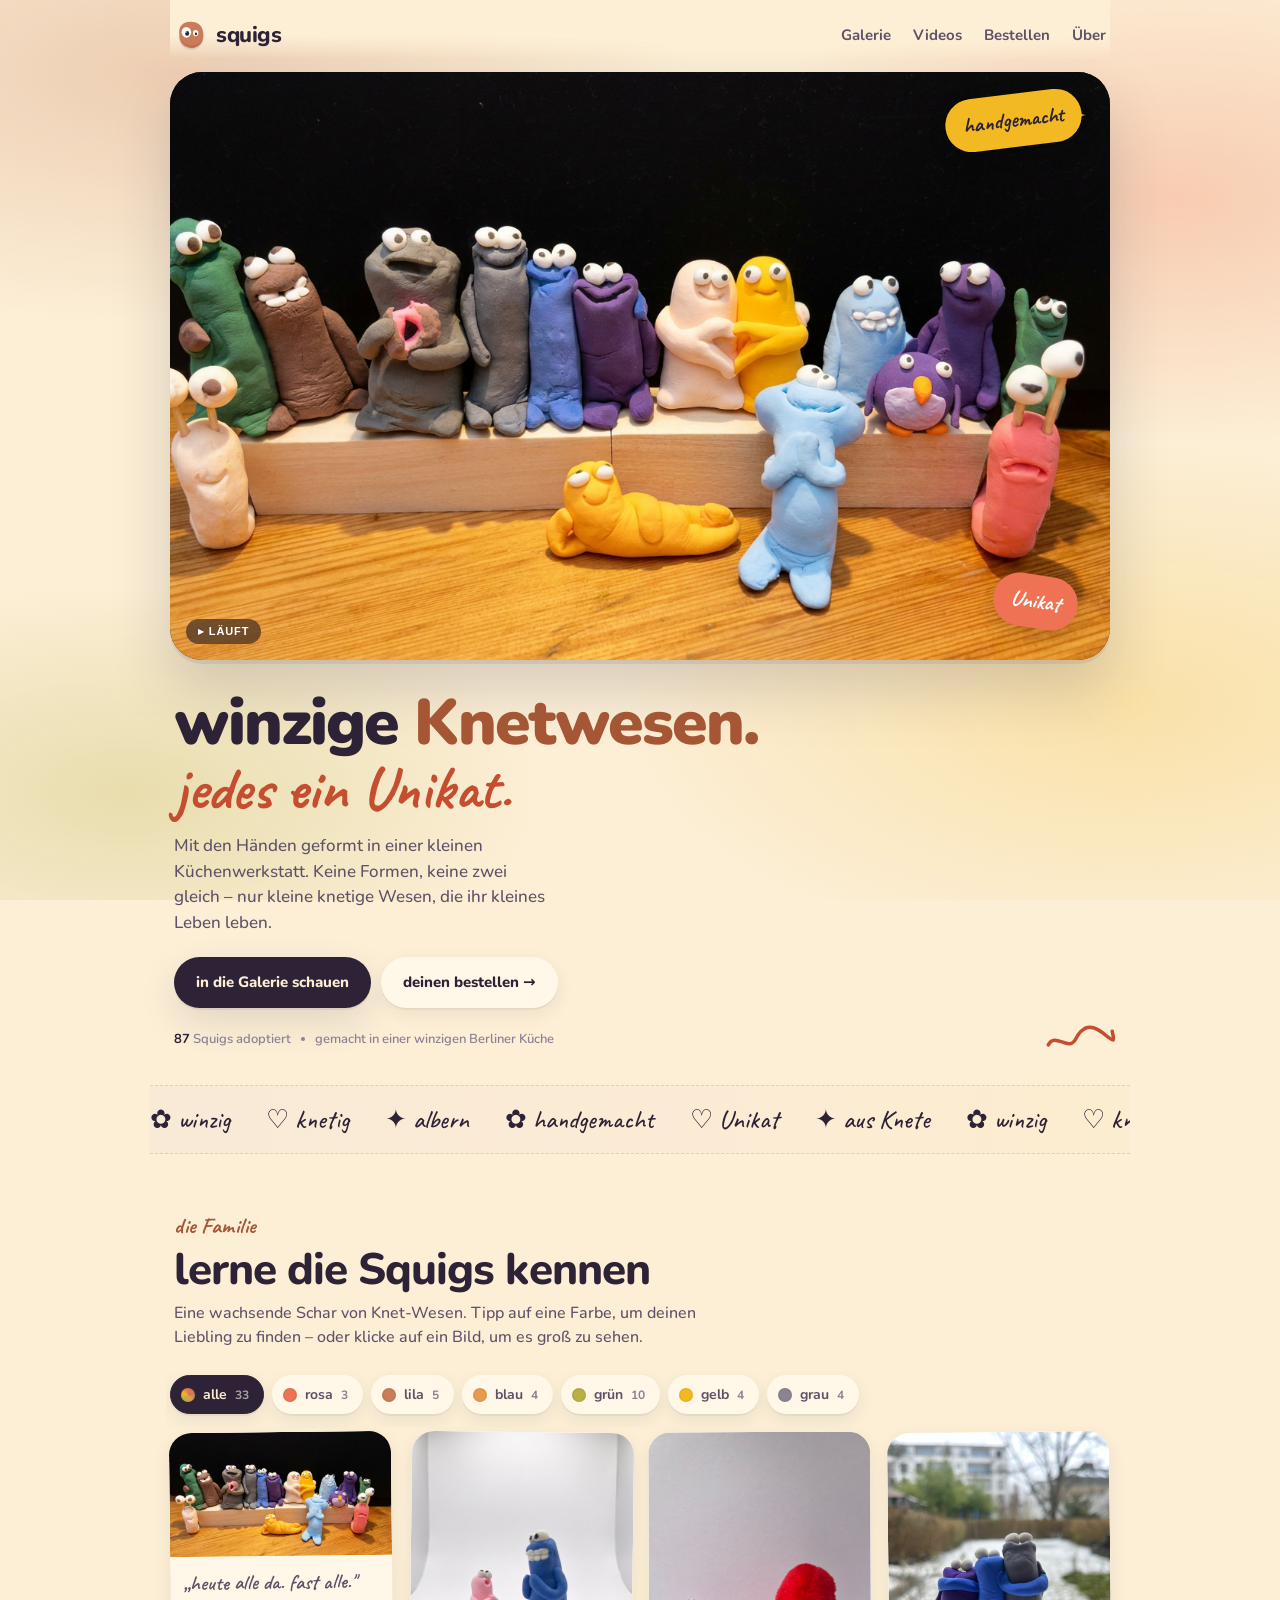
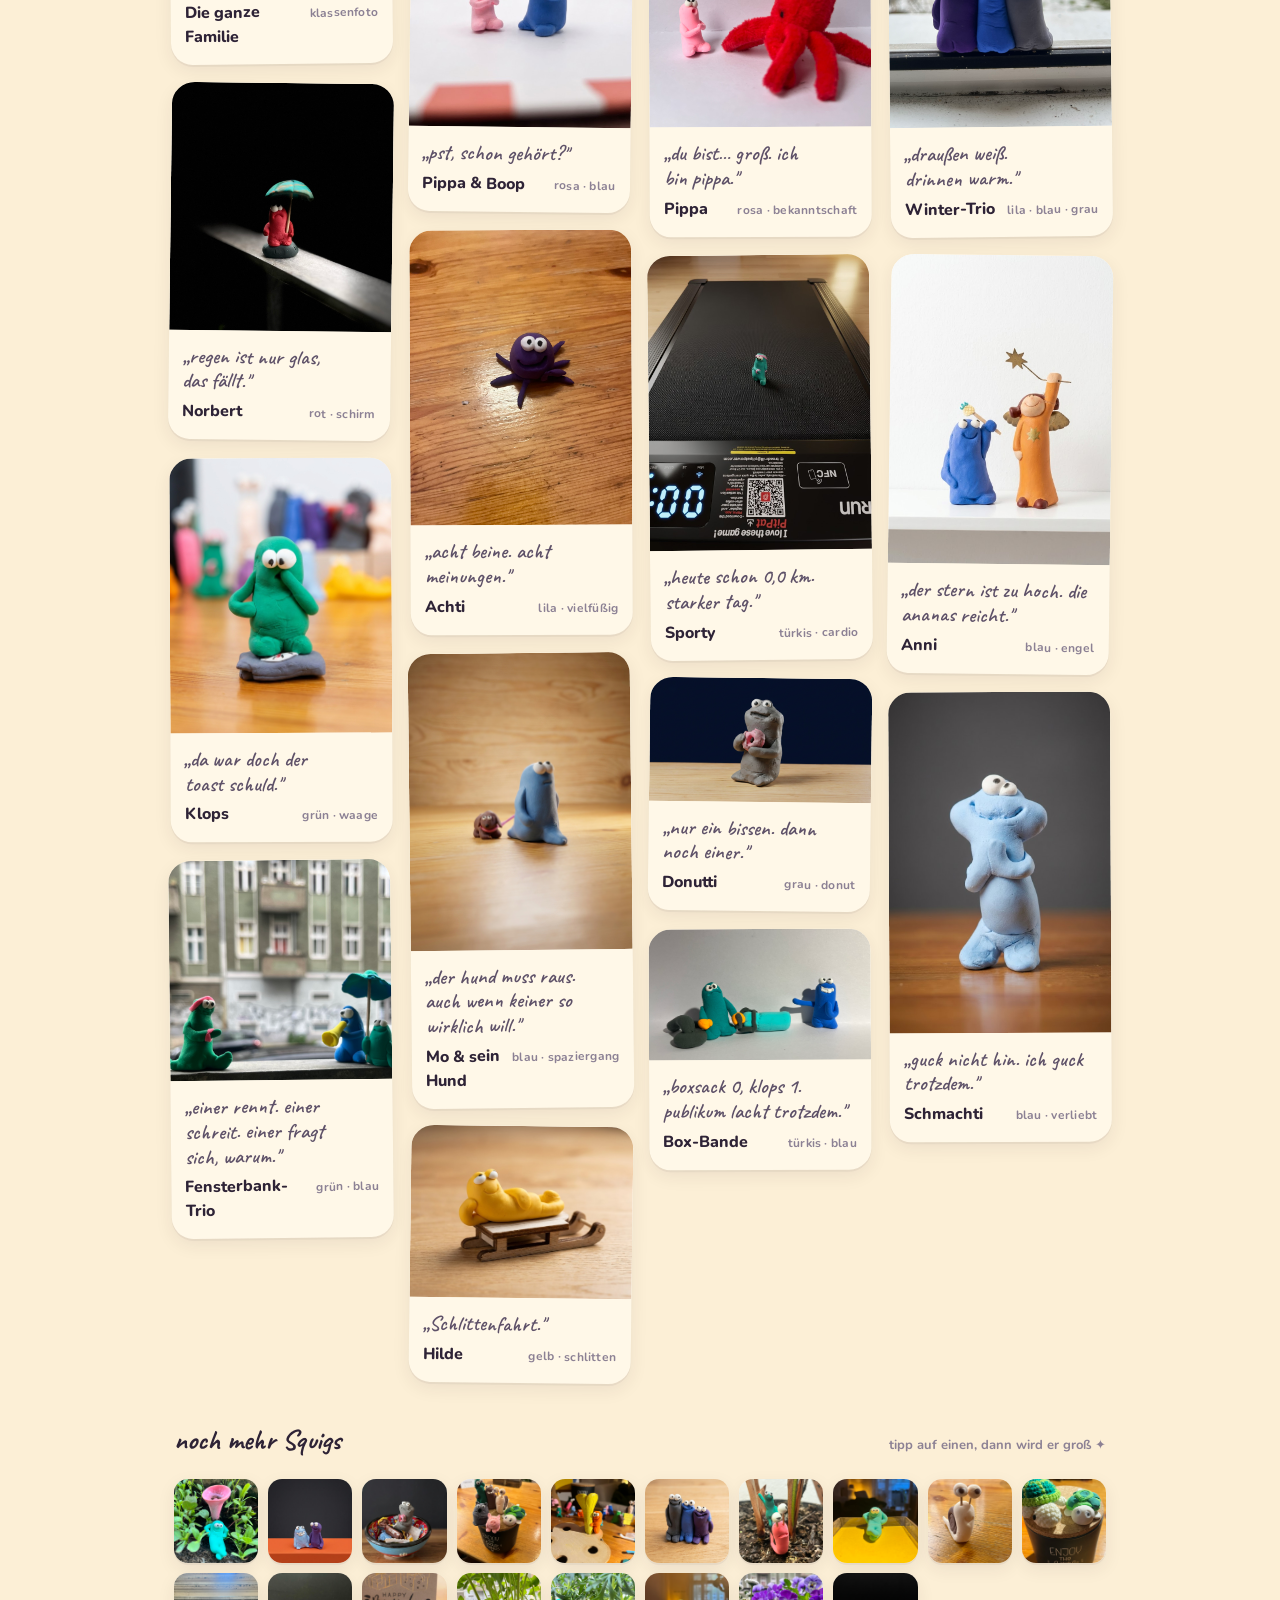
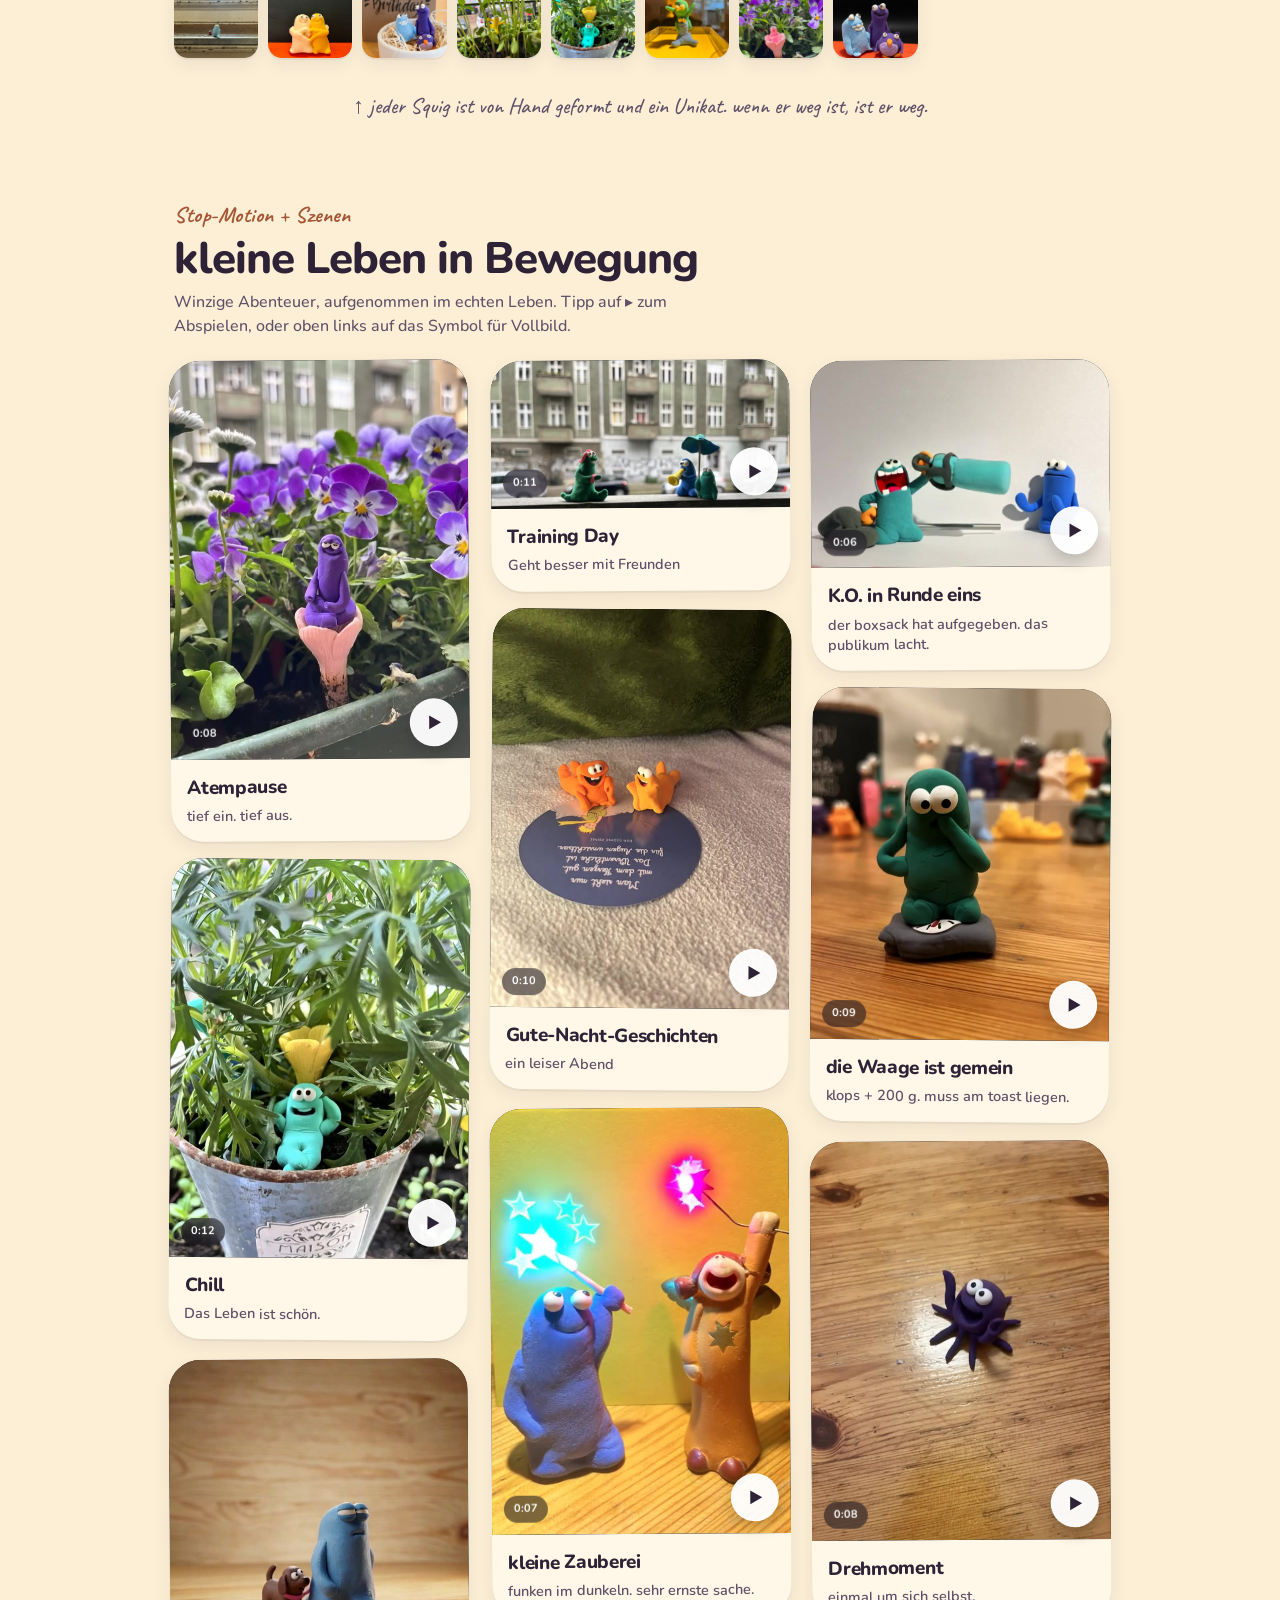
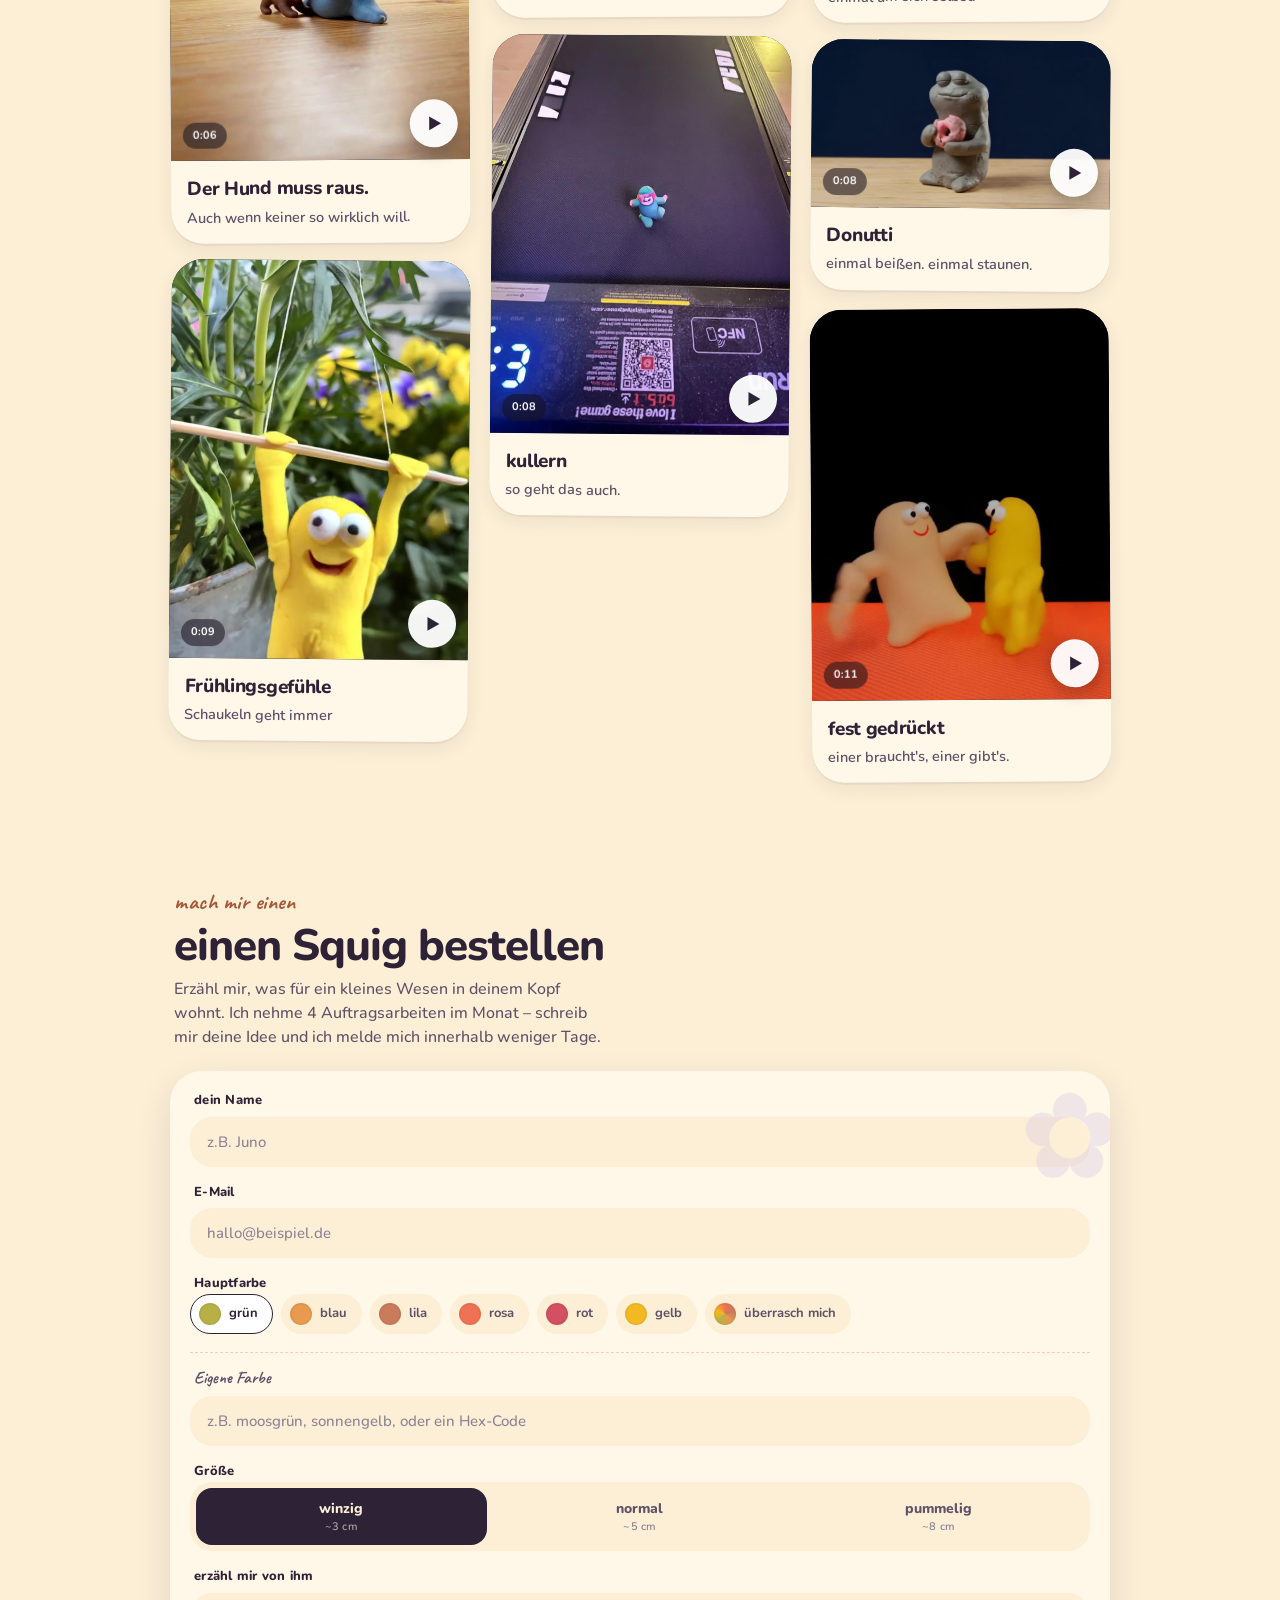
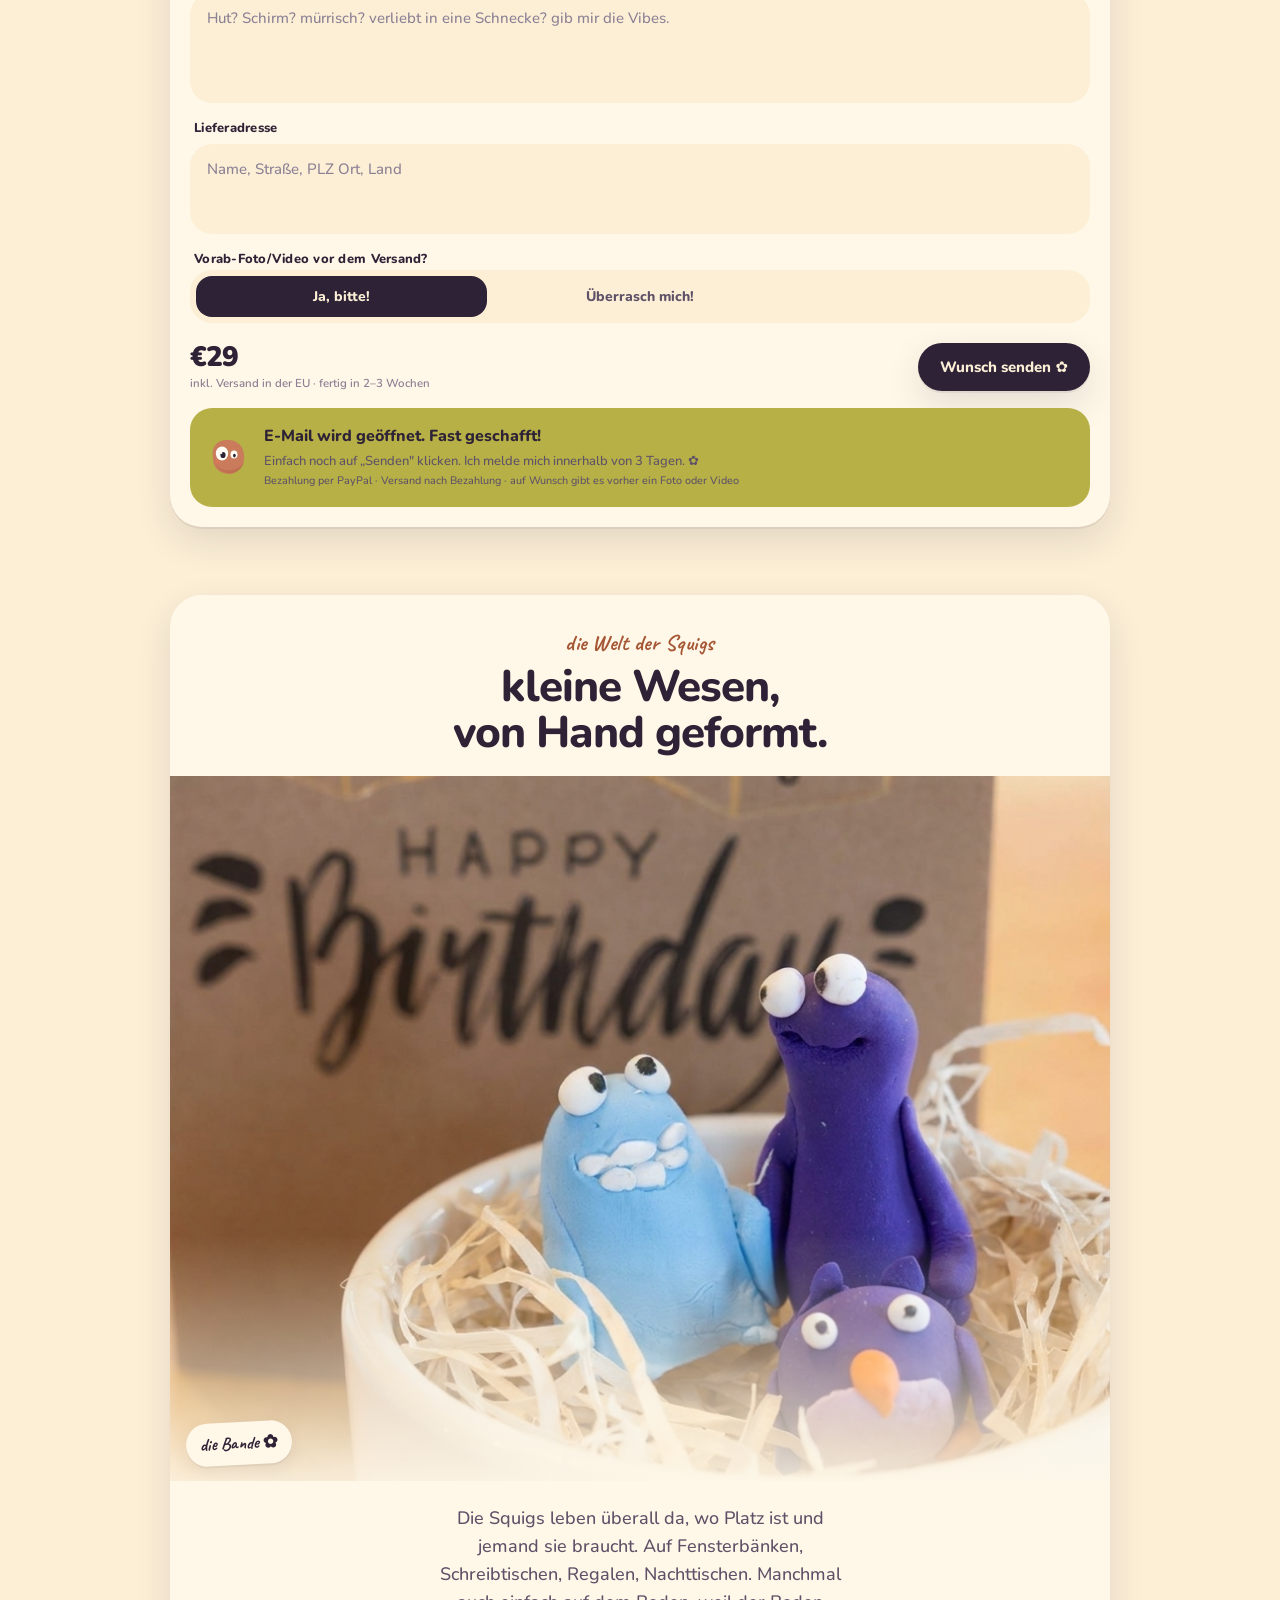
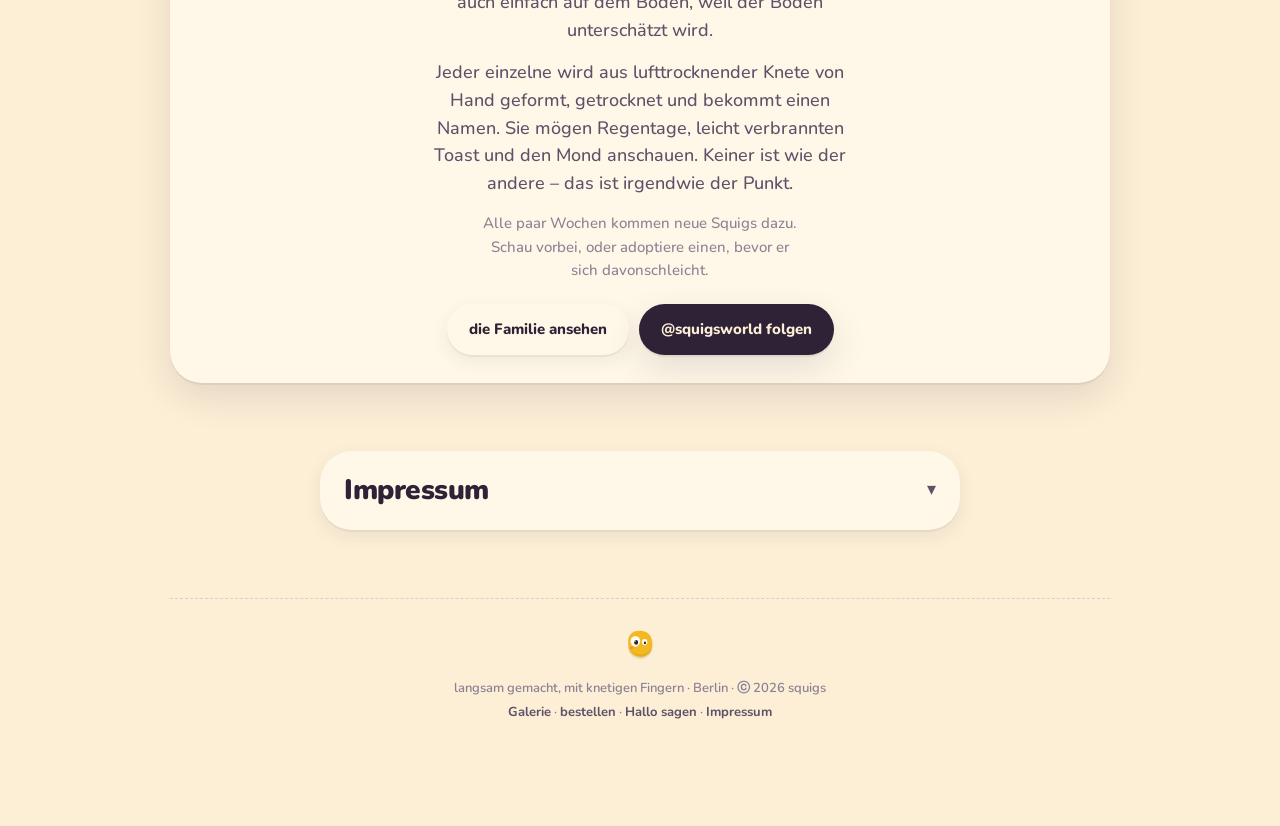
<file: index.html>
<!doctype html>
<html lang="de">
<head>
<meta charset="utf-8">
<meta name="viewport" content="width=device-width, initial-scale=1, viewport-fit=cover">
<title>Squigs — winzige Knetwesen</title>

<!-- SEO -->
<meta name="description" content="Squigs — winzige Knetwesen aus lufttrocknender Knete, von Hand geformt in einer kleinen Berliner Küche. Jedes Stück ein Unikat. Adoptiere deinen Squig.">
<link rel="canonical" href="https://www.squigs.world">

<!-- Open Graph (WhatsApp, Instagram, Facebook) -->
<meta property="og:type" content="website">
<meta property="og:url" content="https://www.squigs.world">
<meta property="og:title" content="Squigs — winzige Knetwesen">
<meta property="og:description" content="Kleine Figuren aus lufttrocknender Knete, handgemacht in Berlin. Jedes Stück ein Unikat. Adoptiere deinen Squig.">
<meta property="og:image" content="https://www.squigs.world/assets/squig-family-lineup.png">
<meta property="og:locale" content="de_DE">
<meta property="og:site_name" content="Squigs">

<!-- Twitter Card -->
<meta name="twitter:card" content="summary_large_image">
<meta name="twitter:title" content="Squigs — winzige Knetwesen">
<meta name="twitter:description" content="Kleine Figuren aus lufttrocknender Knete, handgemacht in Berlin. Jedes Stück ein Unikat.">
<meta name="twitter:image" content="https://www.squigs.world/assets/squig-family-lineup.png">

<!-- Favicon -->
<link rel="icon" type="image/png" href="favicon.png" sizes="64x64">
<link rel="icon" type="image/svg+xml" href="favicon.svg">

<link rel="preconnect" href="https://fonts.googleapis.com">
<link rel="preconnect" href="https://fonts.gstatic.com" crossorigin>
<link rel="stylesheet" href="https://fonts.googleapis.com/css2?family=Nunito:wght@400;500;600;700;800;900&family=Caveat:wght@500;700&display=swap">
<link rel="stylesheet" href="styles.css">
<link rel="stylesheet" href="styles-v2.css">

<!-- VideoObject Schema für Google Video-Indexierung -->
<script type="application/ld+json">
{
  "@context": "https://schema.org",
  "@graph": [
    {
      "@type": "VideoObject",
      "name": "Squigs — Knetwesen aus Berlin",
      "description": "Willkommen in der Welt der Squigs — handgeformte Knetwesen aus einer kleinen Berliner Küche. Jedes Stück ein Unikat.",
      "thumbnailUrl": "https://www.squigs.world/assets/squig-family-lineup.png",
      "contentUrl": "https://www.squigs.world/assets/hero.mp4",
      "uploadDate": "2026-05-19",
      "duration": "PT5S"
    },
    {
      "@type": "VideoObject",
      "name": "Atempause",
      "description": "tief ein. tief aus. Ein kleiner Squig atmet durch — Stop-Motion-Szene aus der Squigs-Welt.",
      "thumbnailUrl": "https://www.squigs.world/assets/thumbs/squig-clip-1.jpg",
      "contentUrl": "https://www.squigs.world/assets/squig-clip-1.mp4",
      "uploadDate": "2026-05-19",
      "duration": "PT8S"
    },
    {
      "@type": "VideoObject",
      "name": "Chill",
      "description": "Das Leben ist schön. Ein entspannter Moment aus dem Alltag der Squigs.",
      "thumbnailUrl": "https://www.squigs.world/assets/thumbs/squig-clip-2.jpg",
      "contentUrl": "https://www.squigs.world/assets/squig-clip-2.mp4",
      "uploadDate": "2026-05-19",
      "duration": "PT12S"
    },
    {
      "@type": "VideoObject",
      "name": "Der Hund muss raus",
      "description": "Auch wenn keiner so wirklich will. Eine kleine Gassi-Geschichte mit Squigs.",
      "thumbnailUrl": "https://www.squigs.world/assets/thumbs/squig-clip-3.jpg",
      "contentUrl": "https://www.squigs.world/assets/squig-clip-3.mp4",
      "uploadDate": "2026-05-19",
      "duration": "PT6S"
    },
    {
      "@type": "VideoObject",
      "name": "Frühlingsgefühle",
      "description": "Schaukeln geht immer. Ein Squig auf der Schaukel — Frühlingsstimmung in Knete.",
      "thumbnailUrl": "https://www.squigs.world/assets/thumbs/squig-clip-4.jpg",
      "contentUrl": "https://www.squigs.world/assets/squig-clip-4.mp4",
      "uploadDate": "2026-05-19",
      "duration": "PT9S"
    },
    {
      "@type": "VideoObject",
      "name": "Training Day",
      "description": "Geht besser mit Freunden. Squigs beim gemeinsamen Training.",
      "thumbnailUrl": "https://www.squigs.world/assets/thumbs/squig-clip-5.jpg",
      "contentUrl": "https://www.squigs.world/assets/squig-clip-5.mp4",
      "uploadDate": "2026-05-19",
      "duration": "PT11S"
    },
    {
      "@type": "VideoObject",
      "name": "Gute-Nacht-Geschichten",
      "description": "Ein leiser Abend. Ein Squig macht es sich gemütlich für die Nacht.",
      "thumbnailUrl": "https://www.squigs.world/assets/thumbs/squig-bedtime.jpg",
      "contentUrl": "https://www.squigs.world/assets/squig-bedtime.mp4",
      "uploadDate": "2026-05-19",
      "duration": "PT10S"
    },
    {
      "@type": "VideoObject",
      "name": "kleine Zauberei",
      "description": "Funken im Dunkeln. Sehr ernste Sache. Ein magischer Moment in der Squigs-Welt.",
      "thumbnailUrl": "https://www.squigs.world/assets/thumbs/clip-cosy.jpg",
      "contentUrl": "https://www.squigs.world/assets/clip-cosy.mp4",
      "uploadDate": "2026-05-19",
      "duration": "PT7S"
    },
    {
      "@type": "VideoObject",
      "name": "kullern",
      "description": "So geht das auch. Ein Squig kullert durch die Szene.",
      "thumbnailUrl": "https://www.squigs.world/assets/thumbs/clip-roll.jpg",
      "contentUrl": "https://www.squigs.world/assets/clip-roll.mp4",
      "uploadDate": "2026-05-19",
      "duration": "PT8S"
    },
    {
      "@type": "VideoObject",
      "name": "K.O. in Runde eins",
      "description": "Der Boxsack hat aufgegeben. Das Publikum lacht. Squig beim Boxtraining.",
      "thumbnailUrl": "https://www.squigs.world/assets/thumbs/clip-jump.jpg",
      "contentUrl": "https://www.squigs.world/assets/clip-jump.mp4",
      "uploadDate": "2026-05-19",
      "duration": "PT6S"
    },
    {
      "@type": "VideoObject",
      "name": "die Waage ist gemein",
      "description": "Klops + 200 g. Muss am Toast liegen. Ein Squig auf der Waage.",
      "thumbnailUrl": "https://www.squigs.world/assets/thumbs/clip-walk.jpg",
      "contentUrl": "https://www.squigs.world/assets/clip-walk.mp4",
      "uploadDate": "2026-05-19",
      "duration": "PT9S"
    },
    {
      "@type": "VideoObject",
      "name": "Drehmoment",
      "description": "Einmal um sich selbst. Ein Squig dreht eine Runde.",
      "thumbnailUrl": "https://www.squigs.world/assets/thumbs/clip-spin.jpg",
      "contentUrl": "https://www.squigs.world/assets/clip-spin.mp4",
      "uploadDate": "2026-05-19",
      "duration": "PT8S"
    },
    {
      "@type": "VideoObject",
      "name": "Donutti",
      "description": "Einmal beißen. Einmal staunen. Ein Squig entdeckt einen Donut.",
      "thumbnailUrl": "https://www.squigs.world/assets/thumbs/squig-donut.jpg",
      "contentUrl": "https://www.squigs.world/assets/squig-donut.mp4",
      "uploadDate": "2026-05-19",
      "duration": "PT8S"
    },
    {
      "@type": "VideoObject",
      "name": "fest gedrückt",
      "description": "Einer braucht's, einer gibt's. Zwei Squigs in einer Umarmung.",
      "thumbnailUrl": "https://www.squigs.world/assets/thumbs/clip-hug.jpg",
      "contentUrl": "https://www.squigs.world/assets/clip-hug.mp4",
      "uploadDate": "2026-05-19",
      "duration": "PT11S"
    }
  ]
}
</script>
</head>
<body>
  <div class="page" data-screen-label="Squigs Homepage">

    <!-- ============ NAV ============ -->
    <header class="nav">
      <a class="nav__logo" href="#top" aria-label="Squigs Startseite">
        <span class="logo-mark" aria-hidden="true">
          <svg viewBox="0 0 44 44" xmlns="http://www.w3.org/2000/svg">
            <path fill="var(--lav)" d="
              M 7 21
              C 5 11, 13 4, 22 5
              C 31 5, 38 11, 38 21
              C 39 30, 33 38, 24 39
              C 14 39, 6 33, 7 21 Z" />
            <path fill="var(--lav-deep)" opacity=".28" d="
              M 9 26
              C 11 35, 19 39, 26 38
              C 33 37, 37 32, 38 27
              C 35 33, 27 36, 19 35
              C 14 34, 11 31, 9 26 Z" />
            <ellipse cx="16" cy="18.5" rx="6.2" ry="7" fill="#FFFCF3" />
            <ellipse cx="17" cy="20"   rx="2.6" ry="3.1" fill="#2E2336" />
            <circle  cx="15.4" cy="18" r="1" fill="#FFFCF3" />
            <ellipse cx="28" cy="19.5" rx="3.5" ry="4" fill="#FFFCF3" />
            <ellipse cx="28.4" cy="20.6" rx="1.4" ry="1.8" fill="#2E2336" />
            <ellipse cx="11" cy="27" rx="2.4" ry="1.6" fill="var(--pnk)" opacity=".55" />
          </svg>
        </span>
        <span class="logo-word">squigs</span>
      </a>
      <nav class="nav__links">
        <a href="#gallery">Galerie</a>
        <a href="#videos">Videos</a>
        <a href="#commissions">Bestellen</a>
        <a href="#about">Über</a>
      </nav>
      <button class="nav__menu" aria-label="Menü">
        <span></span><span></span><span></span>
      </button>
    </header>

    <!-- ============ HERO ============ -->
    <section class="hero" id="top">
      <div class="hero__featured">
        <video class="hero__video"
               src="assets/hero.mp4"
               poster="assets/squig-family-lineup.png"
               autoplay muted loop playsinline
               aria-hidden="true"></video>
        <button class="hero__loop-tag" id="heroLoopBtn" aria-label="Video pausieren">▸ läuft</button>
        <div class="hero__sticker hero__sticker--1">handgemacht</div>
        <div class="hero__sticker hero__sticker--2">Unikat</div>
        <span class="hero__doodle hero__doodle--star" aria-hidden="true">✦</span>
      </div>

      <div class="hero__content">
        <h1 class="hero__title">
          winzige
          <span class="hero__title--accent">Knetwesen.</span>
          <span class="hero__title--script">jedes ein Unikat.</span>
        </h1>

        <p class="hero__sub">
          Mit den Händen geformt in einer kleinen Küchenwerkstatt.
          Keine Formen, keine zwei gleich – nur kleine knetige Wesen,
          die ihr kleines Leben leben.
        </p>

        <div class="hero__cta">
          <a href="#gallery" class="btn btn--primary">in die Galerie schauen</a>
          <a href="#commissions" class="btn btn--ghost">deinen bestellen →</a>
        </div>

        <div class="hero__meta">
          <span><b>87</b> Squigs adoptiert</span>
          <span class="dot"></span>
          <span>gemacht in einer winzigen Berliner Küche</span>
        </div>

        <span class="hero__doodle hero__doodle--squig" aria-hidden="true">
          <svg viewBox="0 0 60 24" fill="none"><path d="M2 12 C 10 2, 18 22, 26 12 S 42 2, 50 12 S 58 22, 58 12" stroke="currentColor" stroke-width="3" stroke-linecap="round"/></svg>
        </span>
      </div>
    </section>

    <!-- ============ MARQUEE ============ -->
    <div class="marquee" aria-hidden="true">
      <div class="marquee__track">
        <span>✿ winzig</span><span>♡ knetig</span><span>✦ albern</span>
        <span>✿ handgemacht</span><span>♡ Unikat</span><span>✦ aus Knete</span>
        <span>✿ winzig</span><span>♡ knetig</span><span>✦ albern</span>
        <span>✿ handgemacht</span><span>♡ Unikat</span><span>✦ aus Knete</span>
      </div>
    </div>

    <!-- ============ GALLERY V2 ============ -->
    <section class="section" id="gallery">
      <div class="section__head">
        <span class="eyebrow">die Familie</span>
        <h2 class="section__title">lerne die Squigs kennen</h2>
        <p class="section__sub section__sub--wide">Eine wachsende Schar von Knet‑Wesen. Tipp auf eine Farbe, um deinen Liebling zu finden – oder klicke auf ein Bild, um es groß zu sehen.</p>
      </div>

      <div class="filters" role="tablist" aria-label="nach Farbe filtern">
        <button class="chip is-active" data-filter="all">
          <span class="chip__swatch chip__swatch--all"></span> alle <span class="chip__count" data-count="all"></span>
        </button>
        <button class="chip" data-filter="pink"><span class="chip__swatch" style="--c:var(--pnk)"></span> rosa <span class="chip__count" data-count="pink"></span></button>
        <button class="chip" data-filter="lavender"><span class="chip__swatch" style="--c:var(--lav)"></span> lila <span class="chip__count" data-count="lavender"></span></button>
        <button class="chip" data-filter="blue"><span class="chip__swatch" style="--c:var(--sky)"></span> blau <span class="chip__count" data-count="blue"></span></button>
        <button class="chip" data-filter="green"><span class="chip__swatch" style="--c:var(--mnt)"></span> grün <span class="chip__count" data-count="green"></span></button>
        <button class="chip" data-filter="yellow"><span class="chip__swatch" style="--c:var(--yel)"></span> gelb <span class="chip__count" data-count="yellow"></span></button>
        <button class="chip" data-filter="grey"><span class="chip__swatch" style="--c:#8A8590"></span> grau <span class="chip__count" data-count="grey"></span></button>
      </div>

      <!-- Masonry magazine cards: full image, full caption -->
      <div class="gallery2" id="galleryGrid">

        <figure class="card2" data-color="all">
          <div class="card2__media"><img src="assets/squig-family-lineup.png" alt="Die ganze Squig-Familie"></div>
          <figcaption>
            <p class="quote">„heute alle da. fast alle."</p>
            <div class="row"><b>Die ganze Familie</b><span class="tag">Klassenfoto</span></div>
          </figcaption>
        </figure>

        <figure class="card2" data-color="red">
          <div class="card2__media"><img src="assets/squig-umbrella.jpg" alt="Norbert mit Schirm"></div>
          <figcaption>
            <p class="quote">„regen ist nur glas, das fällt."</p>
            <div class="row"><b>Norbert</b><span class="tag">rot · Schirm</span></div>
          </figcaption>
        </figure>

        <figure class="card2" data-color="green">
          <div class="card2__media"><img src="assets/squig-scale.jpg" alt="Grüner Squig auf der Waage, erschrocken"></div>
          <figcaption>
            <p class="quote">„da war doch der toast schuld."</p>
            <div class="row"><b>Klops</b><span class="tag">grün · Waage</span></div>
          </figcaption>
        </figure>

        <figure class="card2 card2--landscape" data-color="green">
          <div class="card2__media"><img src="assets/squig-trio-window.jpg" alt="Das Fensterbank-Trio"></div>
          <figcaption>
            <p class="quote">„einer rennt. einer schreit. einer fragt sich, warum."</p>
            <div class="row"><b>Fensterbank-Trio</b><span class="tag">grün · blau</span></div>
          </figcaption>
        </figure>

        <figure class="card2" data-color="pink">
          <div class="card2__media"><img src="assets/squig-pink-blue.jpg" alt="Pippa und Boop"></div>
          <figcaption>
            <p class="quote">„pst, schon gehört?"</p>
            <div class="row"><b>Pippa &amp; Boop</b><span class="tag">rosa · blau</span></div>
          </figcaption>
        </figure>

        <figure class="card2" data-color="lavender">
          <div class="card2__media"><img src="assets/squig-achti.jpg" alt="Achti mit acht Beinen"></div>
          <figcaption>
            <p class="quote">„acht beine. acht meinungen."</p>
            <div class="row"><b>Achti</b><span class="tag">lila · vielfüßig</span></div>
          </figcaption>
        </figure>

        <figure class="card2" data-color="blue">
          <div class="card2__media"><img src="assets/squig-dog-walk.jpg" alt="Hellblauer Squig führt einen winzigen braunen Hund an pinker Leine über Holzboden"></div>
          <figcaption>
            <p class="quote">„der hund muss raus. auch wenn keiner so wirklich will."</p>
            <div class="row"><b>Mo &amp; sein Hund</b><span class="tag">blau · Spaziergang</span></div>
          </figcaption>
        </figure>

        <figure class="card2" data-color="yellow">
          <div class="card2__media"><img src="assets/squig-yellow-sled.jpg" alt="Hilde liegt entspannt auf einem Holzschlitten"></div>
          <figcaption>
            <p class="quote">„Schlittenfahrt."</p>
            <div class="row"><b>Hilde</b><span class="tag">gelb · Schlitten</span></div>
          </figcaption>
        </figure>

        <figure class="card2" data-color="pink">
          <div class="card2__media"><img src="assets/squig-krake.jpg" alt="Rosa Squig trifft rote Plüsch-Krake"></div>
          <figcaption>
            <p class="quote">„du bist… groß. ich bin pippa."</p>
            <div class="row"><b>Pippa</b><span class="tag">rosa · Bekanntschaft</span></div>
          </figcaption>
        </figure>

        <figure class="card2" data-color="green">
          <div class="card2__media"><img src="assets/squig-sporty.jpg" alt="Türkiser Squig mit pinkem Stirnband auf dem Laufband"></div>
          <figcaption>
            <p class="quote">„heute schon 0,0 km. starker tag."</p>
            <div class="row"><b>Sporty</b><span class="tag">türkis · Cardio</span></div>
          </figcaption>
        </figure>

        <figure class="card2" data-color="grey">
          <div class="card2__media"><img src="assets/squig-donut.png" alt="Grauer Squig hält einen rosa Donut in den Armen"></div>
          <figcaption>
            <p class="quote">„nur ein bissen. dann noch einer."</p>
            <div class="row"><b>Donutti</b><span class="tag">grau · Donut</span></div>
          </figcaption>
        </figure>

        <figure class="card2" data-color="green">
          <div class="card2__media"><img src="assets/squig-boxbande.jpg" alt="Türkiser Squig mit Boxhandschuhen, kaputter Boxsack daneben, blauer Squig schaut"></div>
          <figcaption>
            <p class="quote">„boxsack 0, klops 1. publikum lacht trotzdem."</p>
            <div class="row"><b>Box-Bande</b><span class="tag">türkis · blau</span></div>
          </figcaption>
        </figure>

        <figure class="card2" data-color="lavender">
          <div class="card2__media"><img src="assets/squig-window-back.jpg" alt="Drei Squigs Arm in Arm schauen aus dem Fenster auf Schnee"></div>
          <figcaption>
            <p class="quote">„draußen weiß. drinnen warm."</p>
            <div class="row"><b>Winter-Trio</b><span class="tag">lila · blau · grau</span></div>
          </figcaption>
        </figure>

        <figure class="card2" data-color="blue">
          <div class="card2__media"><img src="assets/squig-angel.jpg" alt="Blauer Squig mit Ananas neben Keramik-Engel mit Stern"></div>
          <figcaption>
            <p class="quote">„der stern ist zu hoch. die ananas reicht."</p>
            <div class="row"><b>Anni</b><span class="tag">blau · Engel</span></div>
          </figcaption>
        </figure>

        <figure class="card2" data-color="blue">
          <div class="card2__media"><img src="assets/squig-praying.jpg" alt="Hellblauer Squig mit gefalteten Händen, schaut sehnsüchtig nach oben"></div>
          <figcaption>
            <p class="quote">„guck nicht hin. ich guck trotzdem."</p>
            <div class="row"><b>Schmachti</b><span class="tag">blau · verliebt</span></div>
          </figcaption>
        </figure>

      </div>

      <!-- Thumbnail strip: the rest of the family, click to enlarge -->
      <div class="more-head">
        <h3>noch mehr Squigs</h3>
        <span class="hint">tipp auf einen, dann wird er groß ✦</span>
      </div>

      <div class="thumbs" id="thumbStrip">

        <button class="thumb" data-color="green" data-name="Mint" data-tag="türkis · Trichter" data-src="assets/squig-mint-beet.jpg" data-quote="zwischen den pflanzen. niemand sucht mich hier.">
          <img src="assets/squig-mint-beet.jpg" alt="Türkiser Squig zwischen Sämlingen im Beet">
        </button>

        <button class="thumb" data-color="lavender" data-name="Bo &amp; Lui" data-tag="lila · blau" data-src="assets/squig-blue-purple-pair.jpg" data-quote="irgendwo da oben passiert bestimmt was.">
          <img src="assets/squig-blue-purple-pair.jpg" alt="Hellblauer und lila Squig auf orangenem Lautsprecher">
        </button>

        <button class="thumb" data-color="grey" data-name="Donutti" data-tag="grau · Schoki" data-src="assets/squig-donut-bowl.jpg" data-quote="wer hat die schale bewacht? ich.">
          <img src="assets/squig-donut-bowl.jpg" alt="Grauer Squig mit rosa Donut in Schale voller Pralinen">
        </button>

        <button class="thumb" data-color="all" data-name="Meeting" data-tag="Versammlung" data-src="assets/squig-group-stump.jpg" data-quote="agenda: genießen.">
          <img src="assets/squig-group-stump.jpg" alt="Sechs Squigs und Tiere auf einer Enjoy-Dose">
        </button>

        <button class="thumb" data-color="yellow" data-name="Floris" data-tag="orange · Blume" data-src="assets/squig-kleiner-prinz.jpg" data-quote="meine blume. ich pass auf sie auf.">
          <img src="assets/squig-kleiner-prinz.jpg" alt="Oranger Squig umarmt gelben Blumenstängel">
        </button>

        <button class="thumb" data-color="grey" data-name="Drei Dunkle" data-tag="grau · blau · lila" data-src="assets/squig-drei-dunkle.jpg" data-quote="wir sehen so aus. das ist so.">
          <img src="assets/squig-drei-dunkle.jpg" alt="Schwarzer, blauer und lila Squig nebeneinander">
        </button>

        <button class="thumb" data-color="green" data-name="Beet-Begegnung" data-tag="türkis · rosa" data-src="assets/squig-pot-pair.jpg" data-quote="hallo. wohnst du auch hier?">
          <img src="assets/squig-pot-pair.jpg" alt="Türkiser Squig lehnt sich an rosa Schneckchen im Pflanzentopf">
        </button>

        <button class="thumb" data-color="green" data-name="Mint" data-tag="türkis · Fenster" data-src="assets/squig-tablett.jpg" data-quote="nichts zu tun. perfekt.">
          <img src="assets/squig-tablett.jpg" alt="Türkiser Squig auf gelbem Tablett am Fenster">
        </button>

        <button class="thumb" data-color="grey" data-name="Schnecke solo" data-tag="weiß · braun" data-src="assets/squig-snail-solo.jpg" data-quote="ich trag alles bei mir.">
          <img src="assets/squig-snail-solo.jpg" alt="Weiße Schnecke mit braunem Haus, allein auf Holz">
        </button>

        <button class="thumb" data-color="green" data-name="Schildkrötentreffen" data-tag="grün · gestrickt" data-src="assets/squig-schildkroeten.jpg" data-quote="eine aus wolle. eine aus knete. beste freunde.">
          <img src="assets/squig-schildkroeten.jpg" alt="Knet-Schildkröte trifft gehäkelte Schildkröte">
        </button>

        <button class="thumb" data-color="blue" data-name="Mo und sein Hund" data-tag="blau · Hund" data-src="assets/squig-stairs.jpg" data-quote="treppe 1. wir kommen.">
          <img src="assets/squig-stairs.jpg" alt="Hellblauer Squig mit Hund auf alter Treppenstufe">
        </button>

        <button class="thumb" data-color="yellow" data-name="Wölkchen &amp; Marigold" data-tag="gelb · weiß" data-src="assets/squig-white-yellow-hug.jpg" data-quote="einfach weil.">
          <img src="assets/squig-white-yellow-hug.jpg" alt="Gelber und weißer Squig umarmen sich fest">
        </button>

        <button class="thumb" data-color="lavender" data-name="Geburtstags-Bande" data-tag="lila · blau" data-src="assets/squig-birthday.jpg" data-quote="kuchen? jetzt? sehr gerne.">
          <img src="assets/squig-birthday.jpg" alt="Geburtstags-Bande in der Tasse">
        </button>

        <button class="thumb" data-color="yellow" data-name="Sonny" data-tag="gelb · Kletterer" data-src="assets/squig-sunflower.jpg" data-quote="ich wachse mit.">
          <img src="assets/squig-sunflower.jpg" alt="Gelber Squig klettert an Sonnenblume">
        </button>

        <button class="thumb" data-color="green" data-name="Mint" data-tag="türkis · Topf" data-src="assets/squig-yellow-plant.jpg" data-quote="nur kurz die pflanze drücken.">
          <img src="assets/squig-yellow-plant.jpg" alt="Türkiser Squig sitzt in Zinktopf mit Blume">
        </button>

        <button class="thumb" data-color="green" data-name="Olli &amp; Berti" data-tag="grün · blau" data-src="assets/squig-stadtblumen.jpg" data-quote="schulterblick für fortgeschrittene.">
          <img src="assets/squig-stadtblumen.jpg" alt="Grüner Squig sitzt huckepack auf blauem Squig auf goldenem Tablett">
        </button>

        <button class="thumb" data-color="pink" data-name="Tulpi" data-tag="rosa · Versteck" data-src="assets/squig-tulpe.jpg" data-quote="hier wohne ich jetzt.">
          <img src="assets/squig-tulpe.jpg" alt="Rosa Squig in pinker Tulpe">
        </button>

        <button class="thumb" data-color="lavender" data-name="Eulchen &amp; Co." data-tag="lila · blau" data-src="assets/squig-trio-owl.jpg" data-quote="hu. hu. ich kenn dich.">
          <img src="assets/squig-trio-owl.jpg" alt="Hellblauer und lila Squig neben kleinem lila Eulchen auf orangem Lautsprecher">
        </button>

      </div>

      <p class="gallery2-note">↑ jeder Squig ist von Hand geformt und ein Unikat. wenn er weg ist, ist er weg.</p>
    </section>

    <!-- ============ VIDEOS V2 ============ -->
    <section class="section" id="videos">
      <div class="section__head">
        <span class="eyebrow">Stop‑Motion + Szenen</span>
        <h2 class="section__title">kleine Leben in Bewegung</h2>
        <p class="section__sub section__sub--wide">Winzige Abenteuer, aufgenommen im echten Leben. Tipp auf ▸ zum Abspielen, oder oben links auf das Symbol für Vollbild.</p>
      </div>

      <div class="videos2">
        <article class="vcard2">
          <div class="vcard2__media">
            <video src="assets/squig-clip-1.mp4" poster="assets/thumbs/squig-clip-1.jpg" muted loop playsinline preload="metadata"></video>
            <button class="vcard2__fs" aria-label="groß ansehen" title="groß ansehen">
              <svg viewBox="0 0 24 24" fill="none" stroke="currentColor" stroke-width="2.5" stroke-linecap="round"><path d="M4 9V4h5M20 9V4h-5M4 15v5h5M20 15v5h-5"/></svg>
            </button>
            <button class="vcard2__play" aria-label="abspielen">
              <svg viewBox="0 0 24 24" width="22" height="22"><path d="M7 4.5v15l13-7.5z" fill="currentColor"/></svg>
            </button>
            <span class="vcard2__dur">0:08</span>
          </div>
          <div class="vcard2__body">
            <h3>Atempause</h3>
            <p>tief ein. tief aus.</p>
          </div>
        </article>

        <article class="vcard2">
          <div class="vcard2__media">
            <video src="assets/squig-clip-2.mp4" poster="assets/thumbs/squig-clip-2.jpg" muted loop playsinline preload="metadata"></video>
            <button class="vcard2__fs" aria-label="groß ansehen" title="groß ansehen">
              <svg viewBox="0 0 24 24" fill="none" stroke="currentColor" stroke-width="2.5" stroke-linecap="round"><path d="M4 9V4h5M20 9V4h-5M4 15v5h5M20 15v5h-5"/></svg>
            </button>
            <button class="vcard2__play" aria-label="abspielen">
              <svg viewBox="0 0 24 24" width="22" height="22"><path d="M7 4.5v15l13-7.5z" fill="currentColor"/></svg>
            </button>
            <span class="vcard2__dur">0:12</span>
          </div>
          <div class="vcard2__body">
            <h3>Chill</h3>
            <p>Das Leben ist schön.</p>
          </div>
        </article>

        <article class="vcard2">
          <div class="vcard2__media">
            <video src="assets/squig-clip-3.mp4" poster="assets/thumbs/squig-clip-3.jpg" muted loop playsinline preload="metadata"></video>
            <button class="vcard2__fs" aria-label="groß ansehen" title="groß ansehen">
              <svg viewBox="0 0 24 24" fill="none" stroke="currentColor" stroke-width="2.5" stroke-linecap="round"><path d="M4 9V4h5M20 9V4h-5M4 15v5h5M20 15v5h-5"/></svg>
            </button>
            <button class="vcard2__play" aria-label="abspielen">
              <svg viewBox="0 0 24 24" width="22" height="22"><path d="M7 4.5v15l13-7.5z" fill="currentColor"/></svg>
            </button>
            <span class="vcard2__dur">0:06</span>
          </div>
          <div class="vcard2__body">
            <h3>Der Hund muss raus.</h3>
            <p>Auch wenn keiner so wirklich will.</p>
          </div>
        </article>

        <article class="vcard2">
          <div class="vcard2__media">
            <video src="assets/squig-clip-4.mp4" poster="assets/thumbs/squig-clip-4.jpg" muted loop playsinline preload="metadata"></video>
            <button class="vcard2__fs" aria-label="groß ansehen" title="groß ansehen">
              <svg viewBox="0 0 24 24" fill="none" stroke="currentColor" stroke-width="2.5" stroke-linecap="round"><path d="M4 9V4h5M20 9V4h-5M4 15v5h5M20 15v5h-5"/></svg>
            </button>
            <button class="vcard2__play" aria-label="abspielen">
              <svg viewBox="0 0 24 24" width="22" height="22"><path d="M7 4.5v15l13-7.5z" fill="currentColor"/></svg>
            </button>
            <span class="vcard2__dur">0:09</span>
          </div>
          <div class="vcard2__body">
            <h3>Frühlingsgefühle</h3>
            <p>Schaukeln geht immer</p>
          </div>
        </article>

        <article class="vcard2">
          <div class="vcard2__media">
            <video src="assets/squig-clip-5.mp4" poster="assets/thumbs/squig-clip-5.jpg" muted loop playsinline preload="metadata"></video>
            <button class="vcard2__fs" aria-label="groß ansehen" title="groß ansehen">
              <svg viewBox="0 0 24 24" fill="none" stroke="currentColor" stroke-width="2.5" stroke-linecap="round"><path d="M4 9V4h5M20 9V4h-5M4 15v5h5M20 15v5h-5"/></svg>
            </button>
            <button class="vcard2__play" aria-label="abspielen">
              <svg viewBox="0 0 24 24" width="22" height="22"><path d="M7 4.5v15l13-7.5z" fill="currentColor"/></svg>
            </button>
            <span class="vcard2__dur">0:11</span>
          </div>
          <div class="vcard2__body">
            <h3>Training Day</h3>
            <p>Geht besser mit Freunden</p>
          </div>
        </article>

        <article class="vcard2">
          <div class="vcard2__media">
            <video src="assets/squig-bedtime.mp4" poster="assets/thumbs/squig-bedtime.jpg" muted loop playsinline preload="metadata"></video>
            <button class="vcard2__fs" aria-label="groß ansehen" title="groß ansehen">
              <svg viewBox="0 0 24 24" fill="none" stroke="currentColor" stroke-width="2.5" stroke-linecap="round"><path d="M4 9V4h5M20 9V4h-5M4 15v5h5M20 15v5h-5"/></svg>
            </button>
            <button class="vcard2__play" aria-label="abspielen">
              <svg viewBox="0 0 24 24" width="22" height="22"><path d="M7 4.5v15l13-7.5z" fill="currentColor"/></svg>
            </button>
            <span class="vcard2__dur">0:10</span>
          </div>
          <div class="vcard2__body">
            <h3>Gute‑Nacht‑Geschichten</h3>
            <p>ein leiser Abend</p>
          </div>
        </article>

        <article class="vcard2">
          <div class="vcard2__media">
            <video src="assets/clip-cosy.mp4" poster="assets/thumbs/clip-cosy.jpg" muted loop playsinline preload="metadata"></video>
            <button class="vcard2__fs" aria-label="groß ansehen" title="groß ansehen">
              <svg viewBox="0 0 24 24" fill="none" stroke="currentColor" stroke-width="2.5" stroke-linecap="round"><path d="M4 9V4h5M20 9V4h-5M4 15v5h5M20 15v5h-5"/></svg>
            </button>
            <button class="vcard2__play" aria-label="abspielen">
              <svg viewBox="0 0 24 24" width="22" height="22"><path d="M7 4.5v15l13-7.5z" fill="currentColor"/></svg>
            </button>
            <span class="vcard2__dur">0:07</span>
          </div>
          <div class="vcard2__body">
            <h3>kleine Zauberei</h3>
            <p>funken im dunkeln. sehr ernste sache.</p>
          </div>
        </article>

        <article class="vcard2">
          <div class="vcard2__media">
            <video src="assets/clip-roll.mp4" poster="assets/thumbs/clip-roll.jpg" muted loop playsinline preload="metadata"></video>
            <button class="vcard2__fs" aria-label="groß ansehen" title="groß ansehen">
              <svg viewBox="0 0 24 24" fill="none" stroke="currentColor" stroke-width="2.5" stroke-linecap="round"><path d="M4 9V4h5M20 9V4h-5M4 15v5h5M20 15v5h-5"/></svg>
            </button>
            <button class="vcard2__play" aria-label="abspielen">
              <svg viewBox="0 0 24 24" width="22" height="22"><path d="M7 4.5v15l13-7.5z" fill="currentColor"/></svg>
            </button>
            <span class="vcard2__dur">0:08</span>
          </div>
          <div class="vcard2__body">
            <h3>kullern</h3>
            <p>so geht das auch.</p>
          </div>
        </article>

        <article class="vcard2">
          <div class="vcard2__media">
            <video src="assets/clip-jump.mp4" poster="assets/thumbs/clip-jump.jpg" muted loop playsinline preload="metadata"></video>
            <button class="vcard2__fs" aria-label="groß ansehen" title="groß ansehen">
              <svg viewBox="0 0 24 24" fill="none" stroke="currentColor" stroke-width="2.5" stroke-linecap="round"><path d="M4 9V4h5M20 9V4h-5M4 15v5h5M20 15v5h-5"/></svg>
            </button>
            <button class="vcard2__play" aria-label="abspielen">
              <svg viewBox="0 0 24 24" width="22" height="22"><path d="M7 4.5v15l13-7.5z" fill="currentColor"/></svg>
            </button>
            <span class="vcard2__dur">0:06</span>
          </div>
          <div class="vcard2__body">
            <h3>K.O. in Runde eins</h3>
            <p>der boxsack hat aufgegeben. das publikum lacht.</p>
          </div>
        </article>

        <article class="vcard2">
          <div class="vcard2__media">
            <video src="assets/clip-walk.mp4" poster="assets/thumbs/clip-walk.jpg" muted loop playsinline preload="metadata"></video>
            <button class="vcard2__fs" aria-label="groß ansehen" title="groß ansehen">
              <svg viewBox="0 0 24 24" fill="none" stroke="currentColor" stroke-width="2.5" stroke-linecap="round"><path d="M4 9V4h5M20 9V4h-5M4 15v5h5M20 15v5h-5"/></svg>
            </button>
            <button class="vcard2__play" aria-label="abspielen">
              <svg viewBox="0 0 24 24" width="22" height="22"><path d="M7 4.5v15l13-7.5z" fill="currentColor"/></svg>
            </button>
            <span class="vcard2__dur">0:09</span>
          </div>
          <div class="vcard2__body">
            <h3>die Waage ist gemein</h3>
            <p>klops + 200 g. muss am toast liegen.</p>
          </div>
        </article>

        <article class="vcard2">
          <div class="vcard2__media">
            <video src="assets/clip-spin.mp4" poster="assets/thumbs/clip-spin.jpg" muted loop playsinline preload="metadata"></video>
            <button class="vcard2__fs" aria-label="groß ansehen" title="groß ansehen">
              <svg viewBox="0 0 24 24" fill="none" stroke="currentColor" stroke-width="2.5" stroke-linecap="round"><path d="M4 9V4h5M20 9V4h-5M4 15v5h5M20 15v5h-5"/></svg>
            </button>
            <button class="vcard2__play" aria-label="abspielen">
              <svg viewBox="0 0 24 24" width="22" height="22"><path d="M7 4.5v15l13-7.5z" fill="currentColor"/></svg>
            </button>
            <span class="vcard2__dur">0:08</span>
          </div>
          <div class="vcard2__body">
            <h3>Drehmoment</h3>
            <p>einmal um sich selbst.</p>
          </div>
        </article>

        <article class="vcard2">
          <div class="vcard2__media">
            <video src="assets/squig-donut.mp4" poster="assets/thumbs/squig-donut.jpg" muted loop playsinline preload="metadata"></video>
            <button class="vcard2__fs" aria-label="groß ansehen" title="groß ansehen">
              <svg viewBox="0 0 24 24" fill="none" stroke="currentColor" stroke-width="2.5" stroke-linecap="round"><path d="M4 9V4h5M20 9V4h-5M4 15v5h5M20 15v5h-5"/></svg>
            </button>
            <button class="vcard2__play" aria-label="abspielen">
              <svg viewBox="0 0 24 24" width="22" height="22"><path d="M7 4.5v15l13-7.5z" fill="currentColor"/></svg>
            </button>
            <span class="vcard2__dur">0:08</span>
          </div>
          <div class="vcard2__body">
            <h3>Donutti</h3>
            <p>einmal beißen. einmal staunen.</p>
          </div>
        </article>

        <article class="vcard2">
          <div class="vcard2__media">
            <video src="assets/clip-hug.mp4" poster="assets/thumbs/clip-hug.jpg" muted loop playsinline preload="metadata"></video>
            <button class="vcard2__fs" aria-label="groß ansehen" title="groß ansehen">
              <svg viewBox="0 0 24 24" fill="none" stroke="currentColor" stroke-width="2.5" stroke-linecap="round"><path d="M4 9V4h5M20 9V4h-5M4 15v5h5M20 15v5h-5"/></svg>
            </button>
            <button class="vcard2__play" aria-label="abspielen">
              <svg viewBox="0 0 24 24" width="22" height="22"><path d="M7 4.5v15l13-7.5z" fill="currentColor"/></svg>
            </button>
            <span class="vcard2__dur">0:11</span>
          </div>
          <div class="vcard2__body">
            <h3>fest gedrückt</h3>
            <p>einer braucht's, einer gibt's.</p>
          </div>
        </article>
      </div>
    </section>

    <!-- ============ COMMISSIONS ============ -->
    <section class="section" id="commissions">
      <div class="section__head">
        <span class="eyebrow">mach mir einen</span>
        <h2 class="section__title">einen Squig bestellen</h2>
        <p class="section__sub">Erzähl mir, was für ein kleines Wesen in deinem Kopf wohnt. Ich nehme 4 Auftragsarbeiten im Monat – schreib mir deine Idee und ich melde mich innerhalb weniger Tage.</p>
      </div>

      <form class="form" id="commissionForm" name="bestellung" method="POST" data-netlify="true" novalidate>
        <input type="hidden" name="form-name" value="bestellung">
        <label class="field">
          <span class="field__label">dein Name</span>
          <input type="text" name="name" required placeholder="z.B. Juno">
        </label>

        <label class="field">
          <span class="field__label">E‑Mail</span>
          <input type="email" name="email" required placeholder="hallo@beispiel.de">
        </label>

        <fieldset class="field field--group">
          <legend class="field__label">Hauptfarbe</legend>
          <div class="swatches">
            <label class="swatch-pick"><input type="radio" name="color" value="green" checked><span style="background:var(--mnt)"></span>grün</label>
            <label class="swatch-pick"><input type="radio" name="color" value="blue"><span style="background:var(--sky)"></span>blau</label>
            <label class="swatch-pick"><input type="radio" name="color" value="lavender"><span style="background:var(--lav)"></span>lila</label>
            <label class="swatch-pick"><input type="radio" name="color" value="pink"><span style="background:var(--pnk)"></span>rosa</label>
            <label class="swatch-pick"><input type="radio" name="color" value="red"><span style="background:#D34F62"></span>rot</label>
            <label class="swatch-pick"><input type="radio" name="color" value="yellow"><span style="background:var(--yel)"></span>gelb</label>
            <label class="swatch-pick"><input type="radio" name="color" value="surprise"><span class="swatch-pick__rainbow"></span>überrasch mich</label>
          </div>
          <label class="custom-color">
            <span class="custom-color__label">Eigene Farbe</span>
            <input type="text" name="customColor" placeholder="z.B. moosgrün, sonnengelb, oder ein Hex‑Code">
          </label>
        </fieldset>

        <fieldset class="field field--group">
          <legend class="field__label">Größe</legend>
          <div class="seg">
            <label><input type="radio" name="size" value="small" checked><span>winzig<small>~3 cm</small></span></label>
            <label><input type="radio" name="size" value="medium"><span>normal<small>~5 cm</small></span></label>
            <label><input type="radio" name="size" value="large"><span>pummelig<small>~8 cm</small></span></label>
          </div>
        </fieldset>

        <label class="field">
          <span class="field__label">erzähl mir von ihm</span>
          <textarea name="story" rows="4" placeholder="Hut? Schirm? mürrisch? verliebt in eine Schnecke? gib mir die Vibes."></textarea>
        </label>

        <label class="field">
          <span class="field__label">Lieferadresse</span>
          <textarea name="address" rows="3" placeholder="Name, Straße, PLZ Ort, Land"></textarea>
        </label>

        <fieldset class="field field--group">
          <legend class="field__label">Vorab-Foto/Video vor dem Versand?</legend>
          <div class="seg">
            <label><input type="radio" name="preview" value="ja" checked><span>Ja, bitte!</span></label>
            <label><input type="radio" name="preview" value="nein"><span>Überrasch mich!</span></label>
          </div>
        </fieldset>

        <div class="form__row">
          <div class="form__price">
            <span class="form__price-amt" id="priceAmt">€29</span>
            <span class="form__price-note">inkl. Versand in der EU · fertig in 2–3 Wochen</span>
          </div>
          <button type="submit" class="btn btn--primary">Wunsch senden ✿</button>
        </div>

        <div class="form__ok" id="formOk" hidden>
          <span class="form__ok-logo" aria-hidden="true">
            <svg viewBox="0 0 44 44" width="44" height="44" xmlns="http://www.w3.org/2000/svg">
              <path fill="var(--lav)" d="M 7 21 C 5 11, 13 4, 22 5 C 31 5, 38 11, 38 21 C 39 30, 33 38, 24 39 C 14 39, 6 33, 7 21 Z"/>
              <path fill="var(--lav-deep)" opacity=".28" d="M 9 26 C 11 35, 19 39, 26 38 C 33 37, 37 32, 38 27 C 35 33, 27 36, 19 35 C 14 34, 11 31, 9 26 Z"/>
              <ellipse cx="16" cy="18.5" rx="6.2" ry="7" fill="#FFFCF3"/>
              <ellipse cx="17" cy="20" rx="2.6" ry="3.1" fill="#2E2336"/>
              <circle cx="15.4" cy="18" r="1" fill="#FFFCF3"/>
              <ellipse cx="28" cy="19.5" rx="3.5" ry="4" fill="#FFFCF3"/>
              <ellipse cx="28.4" cy="20.6" rx="1.4" ry="1.8" fill="#2E2336"/>
              <ellipse cx="11" cy="27" rx="2.4" ry="1.6" fill="var(--pnk)" opacity=".55"/>
            </svg>
          </span>
          <div>
            <b>E‑Mail wird geöffnet. Fast geschafft!</b>
            <p>Einfach noch auf „Senden" klicken. Ich melde mich innerhalb von 3 Tagen. ✿<br>
            <small>Bezahlung per PayPal · Versand nach Bezahlung · auf Wunsch gibt es vorher ein Foto oder Video</small></p>
          </div>
        </div>
      </form>
    </section>

    <!-- ============ ABOUT ============ -->
    <section class="section section--about" id="about">
      <div class="about">
        <span class="eyebrow eyebrow--center">die Welt der Squigs</span>
        <h2 class="section__title section__title--center">kleine Wesen,<br>von Hand geformt.</h2>

        <div class="about__photo">
          <img src="assets/squig-birthday.jpg" alt="Drei Squigs in einer kleinen Tasse mit Papiergras">
          <span class="about__photo-tag">die Bande ✿</span>
        </div>

        <p class="about__copy">
          Die Squigs leben überall da, wo Platz ist und jemand sie braucht.
          Auf Fensterbänken, Schreibtischen, Regalen, Nachttischen.
          Manchmal auch einfach auf dem Boden, weil der Boden unterschätzt wird.
        </p>
        <p class="about__copy">
          Jeder einzelne wird aus lufttrocknender Knete von Hand geformt,
          getrocknet und bekommt einen Namen. Sie mögen Regentage, leicht
          verbrannten Toast und den Mond anschauen. Keiner ist wie der andere
          – das ist irgendwie der Punkt.
        </p>
        <p class="about__copy about__copy--small">
          Alle paar Wochen kommen neue Squigs dazu. Schau vorbei, oder
          adoptiere einen, bevor er sich davonschleicht.
        </p>

        <div class="about__cta">
          <a class="btn btn--ghost" href="#gallery">die Familie ansehen</a>
          <a class="btn btn--primary" href="https://www.instagram.com/squigsworld/" target="_blank" rel="noopener">@squigsworld folgen</a>
        </div>
      </div>
    </section>

    <!-- ============ IMPRESSUM ============ -->
    <section class="section" id="impressum">
      <details class="impressum">
        <summary class="impressum__summary">
          <span class="impressum__title">Impressum</span>
          <span class="impressum__chev" aria-hidden="true">▾</span>
        </summary>
        <div class="impressum__body">
          <h3>Angaben gemäß § 5 TMG</h3>
          <p>
            Julia Grebe<br>
            Stahlheimer Str. 26<br>
            10439 Berlin
          </p>

          <h3>Kontakt</h3>
          <p>E‑Mail: <a href="mailto:hallo@squigs.world">hallo@squigs.world</a></p>

          <h3>Verantwortlich für den Inhalt nach § 55 Abs. 2 RStV</h3>
          <p>
            Julia Grebe<br>
            Stahlheimer Str. 26<br>
            10439 Berlin
          </p>
        </div>
      </details>
    </section>

    <!-- ============ FOOTER ============ -->
    <footer class="foot">
      <span class="foot__mark">
        <span class="logo-mark">
          <svg viewBox="0 0 44 44" xmlns="http://www.w3.org/2000/svg">
            <path fill="var(--yel)" d="M 7 21 C 5 11, 13 4, 22 5 C 31 5, 38 11, 38 21 C 39 30, 33 38, 24 39 C 14 39, 6 33, 7 21 Z" />
            <path fill="var(--yel-deep)" opacity=".30" d="M 9 26 C 11 35, 19 39, 26 38 C 33 37, 37 32, 38 27 C 35 33, 27 36, 19 35 C 14 34, 11 31, 9 26 Z" />
            <ellipse cx="16" cy="18.5" rx="6.2" ry="7" fill="#FFFCF3" />
            <ellipse cx="17" cy="20"   rx="2.6" ry="3.1" fill="#2E2336" />
            <circle  cx="15.4" cy="18" r="1" fill="#FFFCF3" />
            <ellipse cx="28" cy="19.5" rx="3.5" ry="4" fill="#FFFCF3" />
            <ellipse cx="28.4" cy="20.6" rx="1.4" ry="1.8" fill="#2E2336" />
            <ellipse cx="11" cy="27" rx="2.4" ry="1.6" fill="var(--pnk)" opacity=".55" />
          </svg>
        </span>
      </span>
      <p>langsam gemacht, mit knetigen Fingern · Berlin · ⓒ 2026 squigs</p>
      <p class="foot__links">
        <a href="#gallery">Galerie</a> ·
        <a href="#commissions">bestellen</a> ·
        <a href="mailto:hallo@squigs.world">Hallo sagen</a> ·
        <a href="#impressum">Impressum</a>
      </p>
    </footer>

  </div>

  <!-- ============ LIGHTBOX ============ -->
  <div class="lightbox" id="lightbox" hidden role="dialog" aria-modal="true" aria-label="Bildansicht">
    <button class="lightbox__close" id="lbClose" aria-label="schließen">×</button>
    <span class="lightbox__counter" id="lbCounter">1 / 1</span>
    <button class="lightbox__nav lightbox__nav--prev" id="lbPrev" aria-label="vorheriges Bild">‹</button>
    <button class="lightbox__nav lightbox__nav--next" id="lbNext" aria-label="nächstes Bild">›</button>
    <div class="lightbox__stage" id="lbStage">
      <!-- media inserted here -->
      <div class="lightbox__caption" id="lbCaption"></div>
    </div>
  </div>

  <!-- ============ TWEAKS PANEL ============ -->
  <aside class="tweaks" id="tweaksPanel" aria-label="Tweaks">
    <div class="tweaks__head">
      <div class="tweaks__title">Tweaks <small>einstellen</small></div>
      <button class="tweaks__close" id="tweaksClose" aria-label="schließen">×</button>
    </div>
    <div class="tweaks__body">

      <div class="tweak-group">
        <div class="tweak-group__label">Stimmung</div>
        <div class="moods" id="moodGrid">
          <button class="mood" data-mood="fruehling">
            <span class="mood__swatches">
              <span style="background:#D8C7E6"></span>
              <span style="background:#F6CFD2"></span>
              <span style="background:#F6E29A"></span>
              <span style="background:#C8E2D0"></span>
            </span>
            <span class="mood__name">Frühlingstraum</span>
          </button>
          <button class="mood" data-mood="abend">
            <span class="mood__swatches">
              <span style="background:#9F82BE"></span>
              <span style="background:#CDB6E0"></span>
              <span style="background:#ECBDD0"></span>
              <span style="background:#F1D6B0"></span>
            </span>
            <span class="mood__name">Abendlavendel</span>
          </button>
          <button class="mood" data-mood="sonne">
            <span class="mood__swatches">
              <span style="background:#F6D875"></span>
              <span style="background:#F5BFAB"></span>
              <span style="background:#E8C7B6"></span>
              <span style="background:#D6D89A"></span>
            </span>
            <span class="mood__name">Sonnenküche</span>
          </button>
          <button class="mood" data-mood="nebel">
            <span class="mood__swatches">
              <span style="background:#B2D3C3"></span>
              <span style="background:#ACC2D5"></span>
              <span style="background:#BFC9D8"></span>
              <span style="background:#DAE0AE"></span>
            </span>
            <span class="mood__name">Morgennebel</span>
          </button>
        </div>
      </div>

      <div class="tweak-group">
        <div class="tweak-group__label">Knetfaktor</div>
        <input type="range" id="wobble" class="tweak-slider" min="0" max="6" step="0.5" value="2">
        <div class="slider-scale">
          <span>brav</span>
          <span>knetig</span>
        </div>
      </div>

      <div class="tweak-group">
        <div class="tweak-group__label">Bewegung</div>
        <div class="tweak-seg" id="livelySeg">
          <button data-lively="false">ruhig</button>
          <button data-lively="true" class="is-active">lebendig</button>
        </div>
      </div>

    </div>
  </aside>

  <script>
    /* persisted defaults — host rewrites this block when keys change */
    window.__SQUIGS_TWEAKS__ = /*EDITMODE-BEGIN*/{
      "mood": "sonne",
      "wobble": 2,
      "lively": true
    }/*EDITMODE-END*/;
  </script>
  <script src="tweaks.js"></script>

  <!-- v2 specific JS: filter (gallery2 + thumbs), lightbox, video play -->
  <script>
    // ============ FILTER (gallery2 cards + thumbs) ============
    (() => {
      const chips = document.querySelectorAll('.chip');
      const cards = document.querySelectorAll('#galleryGrid .card2');
      const thumbs = document.querySelectorAll('#thumbStrip .thumb');
      const counts = document.querySelectorAll('.chip__count');

      const tally = { all: cards.length + thumbs.length };
      [...cards, ...thumbs].forEach(el => {
        const c = el.dataset.color;
        if (c && c !== 'all') tally[c] = (tally[c] || 0) + 1;
      });
      counts.forEach(el => {
        const k = el.dataset.count;
        el.textContent = tally[k] || 0;
      });

      chips.forEach(chip => {
        chip.addEventListener('click', () => {
          chips.forEach(c => c.classList.remove('is-active'));
          chip.classList.add('is-active');
          const f = chip.dataset.filter;
          [...cards, ...thumbs].forEach(el => {
            const match = f === 'all' || el.dataset.color === f;
            el.classList.toggle('is-hidden', !match);
          });
        });
      });
    })();

    // ============ VIDEO CARDS ============
    (() => {
      document.querySelectorAll('.vcard2__play').forEach(btn => {
        const v = btn.parentElement.querySelector('video');
        if (!v) return;
        btn.addEventListener('click', () => {
          if (v.paused) {
            v.play();
            btn.classList.add('is-playing');
          } else {
            v.pause();
            btn.classList.remove('is-playing');
          }
        });
        const io = new IntersectionObserver((ents) => {
          ents.forEach(e => {
            if (!e.isIntersecting && !v.paused) {
              v.pause();
              btn.classList.remove('is-playing');
            }
          });
        }, { threshold: 0.25 });
        io.observe(v);
      });
    })();

    // ============ FORM ============
    (() => {
      const form = document.getElementById('commissionForm');
      if (!form) return;
      const sizeInputs = form.querySelectorAll('input[name="size"]');
      const priceEl = document.getElementById('priceAmt');
      const okEl = document.getElementById('formOk');

      const PRICE = { small: '€29', medium: '€45', large: '€69' };
      sizeInputs.forEach(i => i.addEventListener('change', () => {
        priceEl.textContent = PRICE[i.value] || '€38';
      }));

      form.addEventListener('submit', (e) => {
        e.preventDefault();
        const name = form.name.value.trim();
        const email = form.email.value.trim();
        if (!name || !email) {
          form.querySelector('input[required]:invalid')?.focus();
          return;
        }
        const size = form.querySelector('input[name="size"]:checked')?.value || '';
        const color = form.querySelector('input[name="color"]:checked')?.value || '';
        const customColor = form.querySelector('input[name="customColor"]')?.value.trim() || '';
        const story = form.querySelector('textarea[name="story"]')?.value.trim() || '';
        const address = form.querySelector('textarea[name="address"]')?.value.trim() || '';
        const preview = form.querySelector('input[name="preview"]:checked')?.value || '';
        const SIZES = { small: 'winzig (~3 cm)', medium: 'normal (~5 cm)', large: 'pummelig (~8 cm)' };
        const PRICES = { small: '€29', medium: '€45', large: '€69' };
        const PREVIEW = { ja: 'Ja, bitte. Foto/Video vor dem Versand.', nein: 'Überrasch mich!' };

        const subject = encodeURIComponent(`Squig-Bestellung von ${name}`);
        const body = encodeURIComponent(
          `Hallo Julia!\n\nIch möchte gern einen Squig bestellen.\n\n` +
          `── Bestellung ──────────────────────\n` +
          `Name: ${name}\n` +
          `E-Mail: ${email}\n` +
          `Farbe: ${color}${customColor ? ' / ' + customColor : ''}\n` +
          `Größe: ${SIZES[size] || size}, ${PRICES[size] || ''}\n\n` +
          `Mein Wunsch:\n${story || '(keine Angabe)'}\n\n` +
          `── Lieferung ───────────────────────\n` +
          `Lieferadresse:\n${address || '(bitte noch eintragen)'}\n\n` +
          `Vorab-Foto/Video: ${PREVIEW[preview] || preview}\n\n` +
          `── Hinweis ─────────────────────────\n` +
          `Bezahlung per PayPal · Versand erfolgt nach Bezahlung.\n\n` +
          `Liebe Grüße!`
        );
        window.location.href = `mailto:hallo@squigs.world?subject=${subject}&body=${body}`;

        const submitBtn = form.querySelector('button[type=submit]');
        submitBtn.disabled = true;
        submitBtn.textContent = 'gesendet ♡';
        okEl.hidden = false;
        const r = okEl.getBoundingClientRect();
        if (r.bottom > window.innerHeight) {
          window.scrollTo({ top: window.scrollY + r.bottom - window.innerHeight + 24, behavior: 'smooth' });
        }
      });
    })();

    // ============ LIGHTBOX ============
    (() => {
      const lb = document.getElementById('lightbox');
      const stage = document.getElementById('lbStage');
      const cap = document.getElementById('lbCaption');
      const counter = document.getElementById('lbCounter');
      const btnClose = document.getElementById('lbClose');
      const btnPrev = document.getElementById('lbPrev');
      const btnNext = document.getElementById('lbNext');

      // Collect all media into a single browsable list
      // Cards first (with rich captions), then thumbs (name + tag), then videos at the end
      const items = [];

      document.querySelectorAll('#galleryGrid .card2').forEach(card => {
        const img = card.querySelector('img');
        const name = card.querySelector('.row b')?.textContent.trim() || '';
        const tag = card.querySelector('.row .tag')?.textContent.trim() || '';
        const quote = card.querySelector('.quote')?.textContent.trim() || '';
        items.push({ type: 'image', src: img.src, alt: img.alt, name, tag, quote, el: card });
      });

      document.querySelectorAll('#thumbStrip .thumb').forEach(t => {
        items.push({
          type: 'image',
          src: t.dataset.src || t.querySelector('img').src,
          alt: t.querySelector('img').alt,
          name: t.dataset.name || '',
          tag: t.dataset.tag || '',
          quote: t.dataset.quote ? `„${t.dataset.quote}"` : '',
          el: t
        });
      });

      document.querySelectorAll('.vcard2').forEach(vc => {
        const v = vc.querySelector('video');
        const h3 = vc.querySelector('h3')?.textContent.trim() || '';
        const p = vc.querySelector('p')?.textContent.trim() || '';
        items.push({ type: 'video', src: v?.src, alt: h3, name: h3, tag: '', quote: p, el: vc });
      });

      let idx = 0;

      function render() {
        const it = items[idx];
        // clear existing media (preserve caption div)
        [...stage.querySelectorAll('img, video')].forEach(n => n.remove());

        let node;
        if (it.type === 'video') {
          node = document.createElement('video');
          node.src = it.src;
          node.controls = true;
          node.autoplay = true;
          node.loop = true;
          node.playsInline = true;
        } else {
          node = document.createElement('img');
          node.src = it.src;
          node.alt = it.alt || '';
        }
        stage.insertBefore(node, cap);

        // caption
        const parts = [];
        if (it.name) parts.push(`<b>${it.name}</b>`);
        if (it.quote) parts.push(`„${it.quote.replace(/^„|"$/g, '')}"`);
        if (it.tag) parts.push(`<span class="tag">${it.tag}</span>`);
        cap.innerHTML = parts.join(' ');
        cap.style.display = parts.length ? '' : 'none';

        counter.textContent = `${idx + 1} / ${items.length}`;
      }

      function open(i) {
        idx = (i + items.length) % items.length;
        lb.hidden = false;
        document.body.classList.add('lb-open');
        render();
      }
      function close() {
        // stop any playing video
        const v = stage.querySelector('video');
        if (v) { v.pause(); v.removeAttribute('src'); v.load(); }
        lb.hidden = true;
        document.body.classList.remove('lb-open');
      }
      function next() { idx = (idx + 1) % items.length; render(); }
      function prev() { idx = (idx - 1 + items.length) % items.length; render(); }

      // wire up triggers
      items.forEach((it, i) => {
        it.el.addEventListener('click', (e) => {
          // for video cards, only open lightbox via the fullscreen button
          if (it.type === 'video') {
            if (e.target.closest('.vcard2__fs')) {
              e.preventDefault();
              e.stopPropagation();
              open(i);
            }
            // otherwise let the play button handle it
            return;
          }
          // for image cards / thumbs: open lightbox on any click
          e.preventDefault();
          open(i);
        });
      });

      btnClose.addEventListener('click', close);
      btnNext.addEventListener('click', next);
      btnPrev.addEventListener('click', prev);
      lb.addEventListener('click', (e) => { if (e.target === lb) close(); });

      document.addEventListener('keydown', (e) => {
        if (lb.hidden) return;
        if (e.key === 'Escape') close();
        if (e.key === 'ArrowRight') next();
        if (e.key === 'ArrowLeft') prev();
      });
    })();

    // ============ MOBILE NAV TOGGLE ============
    (() => {
      const menuBtn = document.querySelector('.nav__menu');
      const nav = document.querySelector('.nav');
      if (!menuBtn || !nav) return;
      menuBtn.addEventListener('click', () => nav.classList.toggle('nav--open'));
      document.querySelectorAll('.nav__links a').forEach(a =>
        a.addEventListener('click', () => nav.classList.remove('nav--open'))
      );
    })();

    // ============ HERO VIDEO TOGGLE ============
    (() => {
      const btn = document.getElementById('heroLoopBtn');
      const vid = document.querySelector('.hero__video');
      if (!btn || !vid) return;
      btn.addEventListener('click', () => {
        if (vid.paused) {
          vid.play();
          btn.textContent = '▸ läuft';
          btn.setAttribute('aria-label', 'Video pausieren');
        } else {
          vid.pause();
          btn.textContent = '⏸ pausiert';
          btn.setAttribute('aria-label', 'Video abspielen');
        }
      });
    })();

    document.querySelectorAll('a[href^="#"]').forEach(a => {
      a.addEventListener('click', (e) => {
        const id = a.getAttribute('href').slice(1);
        const t = document.getElementById(id);
        if (!t) return;
        e.preventDefault();
        window.scrollTo({ top: t.offsetTop - 12, behavior: 'smooth' });
      });
    });
  </script>
</body>
</html>
</file>
<file: styles.css>
/* =========================================================
   SQUIGS — homepage styles
   warm, playful, mobile-first
   ========================================================= */

:root {
  /* surfaces — warm cream, real presence */
  --bg:        #FBF5EA;
  --bg-warm:   #F5EAD3;
  --paper:    #FFFCF3;
  --paper-2:  #FBF1DC;

  /* ink */
  --ink:       #2E2336;   /* deeper aubergine */
  --ink-soft:  #5E5168;
  --ink-mute:  #8C8194;

  /* accents — saturated, squig-figure inspired (Frühlingstraum default) */
  --lav:       #8E6FC9;   /* royal purple — like birthday squigs */
  --lav-deep:  #6B4AAF;
  --yel:       #F0BE3C;   /* rich warm golden yellow */
  --yel-deep:  #D49B17;
  --pnk:       #ED7E8E;   /* strong coral pink — like Pippy */
  --pnk-deep:  #D34F62;
  --mnt:       #7FAA76;   /* earthy grass green — like windowsill squig */
  --mnt-deep:  #5E8855;
  --sky:       #5A9CD8;   /* saturated true blue — like Boop */
  --sky-deep:  #3478B7;

  /* tweakables */
  --wobble:    0;          /* unitless 0..6; multiplied by 1deg or 1px in use */
  --hop-dur:   3.6s;
  --marquee-dur: 28s;

  /* radii */
  --r-s: 14px;
  --r-m: 22px;
  --r-l: 32px;
  --r-pill: 999px;

  /* shadows — warm, with real depth */
  --shadow-sm: 0 2px 0 rgba(46,35,54,.05), 0 6px 18px rgba(46,35,54,.08);
  --shadow-md: 0 2px 0 rgba(46,35,54,.07), 0 14px 36px rgba(46,35,54,.12);
  --shadow-lg: 0 4px 0 rgba(46,35,54,.08), 0 28px 60px rgba(46,35,54,.18);

  /* layout */
  --pad:    20px;
  --pad-l:  28px;
  --maxw:   480px;
}

/* ===== MOOD PRESETS — all bolder ===== */
html[data-mood="abend"] {
  --bg:       #F3ECF6;
  --bg-warm:  #E8DCEF;
  --paper:    #FBF6FE;
  --lav:      #7048B9;   --lav-deep: #4E2C92;
  --yel:      #E59A4D;   --yel-deep: #BD7421;
  --pnk:      #D86089;   --pnk-deep: #B23E66;
  --mnt:      #6B8E92;   --mnt-deep: #4D6E72;
  --sky:      #5680C5;   --sky-deep: #2E5896;
}
html[data-mood="sonne"] {
  --bg:       #FCEFD6;
  --bg-warm:  #F8E2B6;
  --paper:    #FFF8E8;
  --lav:      #C97B5C;   --lav-deep: #A55735;
  --yel:      #F3B922;   --yel-deep: #C99007;
  --pnk:      #EE7253;   --pnk-deep: #C44E2F;
  --mnt:      #B6B046;   --mnt-deep: #8C8722;
  --sky:      #E89A4F;   --sky-deep: #BC7228;
}
html[data-mood="nebel"] {
  --bg:       #EAF1ED;
  --bg-warm:  #D5E4DC;
  --paper:    #F4FAF7;
  --lav:      #6C7FA0;   --lav-deep: #46587A;
  --yel:      #AABE5A;   --yel-deep: #7F9335;
  --pnk:      #C4848A;   --pnk-deep: #985E63;
  --mnt:      #4F9E7C;   --mnt-deep: #2E7558;
  --sky:      #3F86C0;   --sky-deep: #20619A;
}
html[data-mood="marzipan"] {
  --bg:       #FBEAE3;
  --bg-warm:  #F7D6C8;
  --paper:    #FFF4ED;
  --lav:      #C7679A;   --lav-deep: #9C3F73;
  --yel:      #EBB055;   --yel-deep: #C18722;
  --pnk:      #E25F62;   --pnk-deep: #B83A3D;
  --mnt:      #CBAA62;   --mnt-deep: #9E8136;
  --sky:      #D67E76;   --sky-deep: #AB5450;
}

* { box-sizing: border-box; }
html, body { margin: 0; padding: 0; }

body {
  background: var(--bg);
  color: var(--ink);
  font-family: 'Nunito', system-ui, sans-serif;
  font-weight: 500;
  font-size: 16px;
  line-height: 1.5;
  -webkit-font-smoothing: antialiased;
  text-rendering: optimizeLegibility;
  overflow-x: hidden;
}

/* warm pigment blobs in background — saturated but soft via alpha */
body::before {
  content: "";
  position: fixed; inset: 0;
  background:
    radial-gradient(60% 40% at 12% 8%,  color-mix(in oklab, var(--lav) 28%, transparent), transparent 70%),
    radial-gradient(50% 38% at 92% 22%, color-mix(in oklab, var(--pnk) 28%, transparent), transparent 72%),
    radial-gradient(55% 40% at 88% 78%, color-mix(in oklab, var(--yel) 26%, transparent), transparent 72%),
    radial-gradient(45% 32% at 10% 88%, color-mix(in oklab, var(--mnt) 28%, transparent), transparent 72%);
  pointer-events: none;
  z-index: 0;
}

.page {
  position: relative;
  z-index: 1;
  max-width: 980px;
  margin: 0 auto;
  padding: 0 var(--pad) 80px;
}

/* =========================================================
   NAV
   ========================================================= */
.nav {
  display: flex;
  align-items: center;
  gap: 16px;
  padding: 18px 4px 6px;
  position: sticky;
  top: 0;
  z-index: 50;
  background: linear-gradient(180deg, var(--bg) 60%, rgba(250,247,242,0));
  backdrop-filter: blur(6px);
}
.nav__logo {
  display: flex;
  align-items: center;
  gap: 8px;
  text-decoration: none;
  color: var(--ink);
  font-weight: 800;
  font-size: 22px;
}
.logo-mark {
  display: inline-block;
  width: 34px; height: 34px;
  flex: none;
  filter: drop-shadow(0 2px 0 rgba(46,35,54,.10));
}
.logo-mark svg { display: block; width: 100%; height: 100%; overflow: visible; }
.logo-word {
  letter-spacing: -0.5px;
}

.nav__links {
  display: none;
  gap: 22px;
  margin-left: auto;
}
.nav__links a {
  color: var(--ink-soft);
  text-decoration: none;
  font-weight: 700;
  font-size: 15px;
}
.nav__links a:hover { color: var(--ink); }

.nav__menu {
  margin-left: auto;
  display: inline-flex;
  flex-direction: column;
  justify-content: center;
  gap: 4px;
  width: 40px; height: 40px;
  border: none;
  background: var(--paper);
  border-radius: var(--r-pill);
  box-shadow: var(--shadow-sm);
  padding: 10px 11px;
  cursor: pointer;
}
.nav__menu span {
  display: block; height: 2px;
  background: var(--ink);
  border-radius: 2px;
}
.nav__menu span:nth-child(2) { width: 70%; }

@media (min-width: 720px) {
  .nav__links { display: flex; }
  .nav__menu { display: none; }
}

/* Mobile nav — aufgeklappt */
.nav { position: relative; }
.nav--open .nav__links {
  display: flex;
  flex-direction: column;
  position: absolute;
  top: 100%;
  left: 0; right: 0;
  background: var(--paper);
  padding: 18px 24px 22px;
  gap: 18px;
  box-shadow: 0 10px 28px rgba(20,16,28,.13);
  border-radius: 0 0 var(--r-m) var(--r-m);
  z-index: 200;
}
@media (min-width: 720px) {
  .nav--open .nav__links { position: static; flex-direction: row; box-shadow: none; padding: 0; }
}

/* =========================================================
   HERO — prominent featured video + bold typography
   ========================================================= */
.hero {
  position: relative;
  padding: 14px 0 36px;
}

.hero__featured {
  position: relative;
  margin: 0 -20px 28px;  /* full-bleed on mobile */
  border-radius: 0;
  overflow: hidden;
  aspect-ratio: 4/5;
  background: var(--ink);
  box-shadow: var(--shadow-lg);
}
.hero__video {
  width: 100%; height: 100%;
  object-fit: cover;
  display: block;
}
.hero__loop-tag {
  position: absolute;
  left: 16px; bottom: 16px;
  background: rgba(20,16,28,.55);
  color: #fff;
  font-weight: 700;
  font-size: 11px;
  letter-spacing: 0.08em;
  padding: 6px 12px;
  border-radius: var(--r-pill);
  backdrop-filter: blur(8px);
  text-transform: uppercase;
  z-index: 4;
  border: none;
  cursor: pointer;
  transition: background .2s ease, transform .15s ease;
}
.hero__loop-tag:hover {
  background: rgba(20,16,28,.80);
  transform: scale(1.05);
}

.hero__sticker {
  position: absolute;
  z-index: 6;
  font-family: 'Caveat', cursive;
  font-weight: 700;
  font-size: 22px;
  color: var(--ink);
  padding: 10px 18px;
  border-radius: var(--r-pill);
  box-shadow: 0 6px 20px rgba(0,0,0,.18);
  transform: rotate(-6deg);
  white-space: nowrap;
}
.hero__sticker--1 {
  background: var(--yel);
  top: 18px; right: 14px;
}
.hero__sticker--2 {
  background: var(--pnk);
  color: #fff;
  top: auto; bottom: 24px;
  right: 18px; left: auto;
  transform: rotate(8deg);
}

.hero__content {
  position: relative;
  padding: 0 4px;
}

.hero__doodle--star {
  position: absolute;
  top: 22px; right: 22px;
  font-size: 30px;
  color: var(--yel);
  z-index: 5;
  animation: spin 12s linear infinite;
  text-shadow: 0 2px 8px rgba(0,0,0,.3);
}
.hero__doodle--squig {
  position: absolute;
  bottom: -10px; right: -6px;
  width: 70px;
  color: var(--pnk-deep);
  z-index: 5;
  transform: rotate(-12deg);
}
@keyframes spin { to { transform: rotate(360deg); } }

.hero__title {
  font-size: clamp(40px, 11vw, 64px);
  line-height: 0.98;
  letter-spacing: -2px;
  font-weight: 900;
  margin: 16px 0 14px;
  text-wrap: balance;
  color: var(--ink);
}
.hero__title--accent {
  display: inline-block;
  color: var(--lav-deep);
}
.hero__title--script {
  display: block;
  font-family: 'Caveat', cursive;
  font-weight: 700;
  font-size: 0.95em;
  color: var(--pnk-deep);
  letter-spacing: 0;
  margin-top: 4px;
  line-height: 1;
}
.hero__title--en {
  display: block;
  font-family: 'Nunito', sans-serif;
  font-weight: 600;
  font-size: 14px;
  letter-spacing: 0.04em;
  color: var(--ink-mute);
  text-transform: lowercase;
  margin-top: 14px;
}

.hero__sub {
  margin: 0 0 22px;
  color: var(--ink-soft);
  font-size: 17px;
  max-width: 38ch;
  text-wrap: pretty;
}

.hero__cta {
  display: flex;
  flex-wrap: wrap;
  gap: 10px;
}

/* tablet+ : keep video huge but bring stickers in & add breathing room */
@media (min-width: 720px) {
  .hero__featured {
    margin: 0 0 32px;
    border-radius: var(--r-l);
    aspect-ratio: 16/10;
  }
  .hero__sticker--1 { top: 22px; right: 28px; }
  .hero__sticker--2 { bottom: 32px; right: 32px; }
}

.btn {
  display: inline-flex;
  align-items: center;
  gap: 8px;
  padding: 14px 22px;
  border-radius: var(--r-pill);
  font-weight: 800;
  font-size: 15px;
  text-decoration: none;
  border: none;
  cursor: pointer;
  font-family: inherit;
  transition: transform .15s ease, box-shadow .2s ease;
}
/* button text color shift now that --ink is darker */
.btn--primary {
  background: var(--ink);
  color: var(--bg);
  box-shadow: var(--shadow-md);
}
.btn--primary:hover { transform: translateY(-2px); background: var(--lav-deep); }
.btn--ghost {
  background: var(--paper);
  color: var(--ink);
  box-shadow: var(--shadow-sm);
}
.btn--ghost:hover { background: #fff; }

.hero__meta {
  display: flex;
  align-items: center;
  gap: 10px;
  margin: 22px 0 0;
  color: var(--ink-mute);
  font-size: 13px;
  font-weight: 600;
}
.hero__meta b { color: var(--ink); }
.dot {
  width: 4px; height: 4px;
  background: var(--ink-mute);
  border-radius: 50%;
  display: inline-block;
}

/* =========================================================
   MARQUEE
   ========================================================= */
.marquee {
  margin: 0 -20px;
  overflow: hidden;
  border-top: 1.5px dashed rgba(184,159,208,.45);
  border-bottom: 1.5px dashed rgba(184,159,208,.45);
  padding: 14px 0;
  background: linear-gradient(90deg, rgba(216,199,230,.10), rgba(246,207,210,.10), rgba(246,226,154,.10));
}
.marquee__track {
  display: inline-flex;
  gap: 36px;
  white-space: nowrap;
  font-family: 'Caveat', cursive;
  font-size: 26px;
  color: var(--ink);
  animation: scroll 28s linear infinite;
}
.marquee__track span { display: inline-block; }
@keyframes scroll {
  from { transform: translateX(0); }
  to   { transform: translateX(-50%); }
}

/* =========================================================
   SHARED — sections
   ========================================================= */
.section {
  padding: 56px 0 12px;
}
.section__head {
  margin: 0 4px 22px;
}
.eyebrow {
  display: inline-block;
  font-family: 'Caveat', cursive;
  font-size: 22px;
  color: var(--lav-deep);
  margin-bottom: 4px;
  font-weight: 700;
  letter-spacing: 0.5px;
}
.eyebrow--center { display: block; text-align: center; }
.section__title {
  font-size: clamp(30px, 7vw, 44px);
  letter-spacing: -1px;
  font-weight: 800;
  margin: 0 0 8px;
  line-height: 1.05;
  text-wrap: balance;
}
.section__title--center { text-align: center; }
.section__sub {
  margin: 0;
  color: var(--ink-soft);
  font-size: 16px;
  max-width: 44ch;
  text-wrap: pretty;
}

/* =========================================================
   GALLERY
   ========================================================= */
.filters {
  display: flex;
  gap: 8px;
  overflow-x: auto;
  scrollbar-width: none;
  padding: 4px 4px 14px;
  margin: 0 -4px 4px;
}
.filters::-webkit-scrollbar { display: none; }

.chip {
  display: inline-flex;
  align-items: center;
  gap: 8px;
  background: var(--paper);
  color: var(--ink-soft);
  border: 1.5px solid transparent;
  border-radius: var(--r-pill);
  padding: 9px 14px 9px 10px;
  font-family: inherit;
  font-weight: 700;
  font-size: 14px;
  white-space: nowrap;
  cursor: pointer;
  box-shadow: var(--shadow-sm);
  transition: all .18s ease;
}
.chip:hover { color: var(--ink); transform: translateY(-1px); }
.chip.is-active {
  background: var(--ink);
  color: var(--bg);
  border-color: var(--ink);
}
.chip.is-active .chip__count { color: rgba(250,247,242,.6); }
.chip__swatch {
  width: 14px; height: 14px;
  border-radius: 50%;
  background: var(--c, var(--lav));
  box-shadow: inset 0 0 0 1.5px rgba(0,0,0,.05);
}
.chip__swatch--all {
  background: conic-gradient(var(--pnk), var(--lav), var(--sky), var(--mnt), var(--yel), var(--pnk));
}
.chip__count {
  font-size: 12px;
  color: var(--ink-mute);
  font-weight: 700;
  font-variant-numeric: tabular-nums;
}

.gallery {
  display: grid;
  grid-template-columns: repeat(2, 1fr);
  gap: 14px;
}

.card {
  position: relative;
  background: var(--paper);
  border-radius: var(--r-m);
  overflow: hidden;
  box-shadow: var(--shadow-sm);
  transition: transform .2s ease, box-shadow .2s ease;
  display: flex;
  flex-direction: column;
}
.card:hover {
  transform: translateY(-3px);
  box-shadow: var(--shadow-md);
}
.card.is-hidden { display: none; }

.card__imgwrap {
  width: 100%;
  aspect-ratio: 1/1;
  overflow: hidden;
  position: relative;
  background: var(--bg-warm);
}
.card--tall .card__imgwrap { aspect-ratio: 3/4; }
.card--wide .card__imgwrap { aspect-ratio: 16/9; }
.card--wide { grid-column: span 2; }

.card__imgwrap img {
  width: 100%; height: 100%;
  object-fit: cover;
  object-position: var(--pos, 50% 50%);
  transform: scale(var(--zoom, 1));
  transform-origin: var(--pos, 50% 50%);
  display: block;
  transition: transform .4s ease;
}
.card:hover .card__imgwrap img {
  transform: scale(calc(var(--zoom, 1) * 1.04));
}

.card figcaption {
  padding: 12px 12px 14px;
  display: flex;
  flex-direction: column;
  gap: 4px;
  background: var(--paper);
}
.card figcaption .row {
  display: flex;
  align-items: baseline;
  justify-content: space-between;
  gap: 8px;
}
.card figcaption b {
  font-weight: 800;
  color: var(--ink);
  font-size: 15px;
}
.card figcaption .tag {
  font-size: 11px;
  color: var(--ink-mute);
  font-weight: 700;
  text-transform: lowercase;
  letter-spacing: 0.02em;
}
.card figcaption .quote {
  font-family: 'Caveat', cursive;
  font-weight: 600;
  font-size: 17px;
  color: var(--ink-soft);
  line-height: 1.15;
  margin: 0;
  text-wrap: pretty;
}

/* swatch placeholder cards */
.card--swatch .swatch {
  aspect-ratio: 1/1;
  background:
    radial-gradient(120% 100% at 50% 110%, rgba(255,255,255,.4), transparent 60%),
    var(--tint);
  border-radius: calc(var(--r-m) - 8px);
  position: relative;
  display: grid;
  place-items: end center;
  padding-bottom: 14%;
  overflow: hidden;
}
.card--swatch .swatch::after {
  /* subtle hand-feel texture */
  content: "";
  position: absolute; inset: 0;
  background:
    radial-gradient(2px 2px at 20% 30%, rgba(0,0,0,.04), transparent 60%),
    radial-gradient(2px 2px at 70% 60%, rgba(0,0,0,.04), transparent 60%),
    radial-gradient(2px 2px at 40% 80%, rgba(0,0,0,.04), transparent 60%);
  pointer-events: none;
}

/* generic squig ghost shape */
.ghost {
  width: 46%;
  aspect-ratio: 1/1.4;
  background: var(--ink);
  border-radius: 50% 50% 46% 46% / 60% 60% 40% 40%;
  position: relative;
  box-shadow: inset -6px -8px 0 rgba(0,0,0,.10);
  filter: brightness(.96);
}
.ghost::before, .ghost::after {
  content: "";
  position: absolute;
  top: 22%;
  width: 22%; aspect-ratio: 1/1.2;
  background: #fff;
  border-radius: 50%;
  box-shadow: inset 0 0 0 1.5px rgba(0,0,0,.08);
}
.ghost::before { left: 22%; }
.ghost::after  { right: 22%; }
.ghost--tall   { aspect-ratio: 1/1.7; }
.ghost--squat  { aspect-ratio: 1/1.1; }

/* color tinted ghosts inside swatch cards inherit --tint */
.card--swatch .ghost {
  background:
    radial-gradient(80% 60% at 50% 18%, rgba(255,255,255,.35), transparent 60%),
    color-mix(in oklab, var(--tint) 80%, #3D3548);
}

.gallery__note {
  text-align: center;
  font-family: 'Caveat', cursive;
  font-size: 22px;
  color: var(--ink-soft);
  margin: 22px 0 0;
}

@media (min-width: 720px) {
  .gallery { grid-template-columns: repeat(3, 1fr); gap: 18px; }
  .card--wide { grid-column: span 2; }
}
@media (min-width: 980px) {
  .gallery { grid-template-columns: repeat(4, 1fr); }
}

/* =========================================================
   VIDEOS
   ========================================================= */
.videos {
  display: grid;
  gap: 16px;
}
.vcard {
  background: var(--paper);
  border-radius: var(--r-l);
  overflow: hidden;
  box-shadow: var(--shadow-sm);
  padding: 8px 8px 4px;
  display: flex;
  flex-direction: column;
}
.vcard__media {
  position: relative;
  aspect-ratio: 4/5;
  border-radius: var(--r-m);
  overflow: hidden;
  background: #1c1820;
}
.vcard__media video {
  width: 100%; height: 100%;
  object-fit: cover;
  display: block;
}
.vcard__media--ghost {
  background: linear-gradient(160deg, var(--lav), var(--pnk));
  aspect-ratio: 4/5;
  display: grid;
  place-items: end center;
  padding-bottom: 8%;
}
.ghost-scene {
  width: 80%;
  height: 70%;
  position: relative;
  display: flex;
  align-items: flex-end;
  justify-content: center;
  gap: 10%;
}
.ghost-scene .ghost { width: 32%; background:
  color-mix(in oklab, var(--pnk) 70%, var(--ink) 30%); }
.ghost-scene .ghost--tall { width: 28%; background:
  color-mix(in oklab, var(--yel) 70%, var(--ink) 30%); }
.cloud {
  position: absolute;
  top: 0; left: 18%;
  width: 60px; height: 22px;
  background: #fffdf8;
  border-radius: 30px;
  box-shadow:
    -14px 4px 0 -2px #fffdf8,
    16px 2px 0 -2px #fffdf8;
}

.vcard__play {
  position: absolute;
  right: 12px; bottom: 12px;
  width: 44px; height: 44px;
  border-radius: 50%;
  border: none;
  background: rgba(255,255,255,.95);
  color: var(--ink);
  display: grid; place-items: center;
  cursor: pointer;
  box-shadow: 0 6px 16px rgba(0,0,0,.20);
  transition: transform .15s ease;
}
.vcard__play:hover { transform: scale(1.08); }
.vcard__play.is-playing svg { display: none; }
.vcard__play.is-playing::after {
  content: "";
  width: 12px; height: 14px;
  border-left: 4px solid currentColor;
  border-right: 4px solid currentColor;
}
.vcard__dur {
  position: absolute;
  left: 12px; bottom: 12px;
  background: rgba(20,16,28,.55);
  color: #fff;
  font-size: 11px;
  font-weight: 700;
  padding: 5px 9px;
  border-radius: var(--r-pill);
  backdrop-filter: blur(8px);
}
.vcard__body {
  padding: 12px 10px 12px;
}
.vcard__body h3 {
  margin: 0 0 2px;
  font-size: 17px;
  font-weight: 800;
}
.vcard__body p {
  margin: 0;
  font-size: 13px;
  color: var(--ink-mute);
  font-weight: 600;
}

@media (min-width: 720px) {
  .videos { grid-template-columns: repeat(3, 1fr); }
}

/* =========================================================
   COMMISSIONS FORM
   ========================================================= */
.form {
  background: var(--paper);
  border-radius: var(--r-l);
  padding: 20px;
  box-shadow: var(--shadow-md);
  display: grid;
  gap: 16px;
  position: relative;
  overflow: hidden;
}
.form::before {
  content: "✿";
  position: absolute;
  top: -22px; right: -10px;
  font-size: 120px;
  color: rgba(216,199,230,.35);
  pointer-events: none;
}

.field {
  display: grid;
  gap: 6px;
}
.field__label {
  font-weight: 800;
  font-size: 13px;
  color: var(--ink);
  letter-spacing: 0.02em;
  padding: 0 4px;
}
.field input[type="text"],
.field input[type="email"],
.field textarea {
  font-family: inherit;
  font-size: 15px;
  font-weight: 500;
  background: var(--bg);
  border: 1.5px solid transparent;
  border-radius: var(--r-m);
  padding: 14px 16px;
  color: var(--ink);
  width: 100%;
  resize: none;
  transition: border-color .15s ease, background .15s ease;
}
.field input::placeholder, .field textarea::placeholder {
  color: var(--ink-mute);
  font-weight: 500;
}
.field input:focus, .field textarea:focus {
  outline: none;
  border-color: var(--lav-deep);
  background: #fff;
}

.field--group { border: 0; padding: 0; margin: 0; }

.swatches {
  display: flex;
  gap: 8px;
  flex-wrap: wrap;
}
.swatch-pick {
  display: inline-flex;
  align-items: center;
  gap: 8px;
  background: var(--bg);
  padding: 8px 14px 8px 8px;
  border-radius: var(--r-pill);
  cursor: pointer;
  font-weight: 700;
  font-size: 13px;
  color: var(--ink-soft);
  border: 1.5px solid transparent;
  transition: all .15s ease;
}
.swatch-pick input { display: none; }
.swatch-pick span {
  width: 22px; height: 22px;
  border-radius: 50%;
  display: inline-block;
  box-shadow: inset 0 0 0 1.5px rgba(0,0,0,.05);
}
.swatch-pick__rainbow {
  background: conic-gradient(var(--pnk), var(--lav), var(--sky), var(--mnt), var(--yel), var(--pnk));
}
.swatch-pick:has(input:checked) {
  border-color: var(--ink);
  background: #fff;
  color: var(--ink);
}

.custom-color {
  display: grid;
  gap: 6px;
  margin-top: 12px;
  padding-top: 12px;
  border-top: 1.5px dashed color-mix(in oklab, var(--lav) 30%, transparent);
}
.custom-color__label {
  font-family: 'Caveat', cursive;
  font-weight: 700;
  font-size: 17px;
  color: var(--ink-soft);
  padding: 0 4px;
}
.custom-color input {
  font-family: inherit;
  font-size: 14px;
  font-weight: 500;
  background: var(--bg);
  border: 1.5px solid transparent;
  border-radius: var(--r-pill);
  padding: 10px 16px;
  color: var(--ink);
  width: 100%;
  transition: border-color .15s ease, background .15s ease;
}
.custom-color input::placeholder {
  color: var(--ink-mute);
  font-weight: 500;
}
.custom-color input:focus {
  outline: none;
  border-color: var(--lav-deep);
  background: #fff;
}

.seg {
  display: grid;
  grid-template-columns: repeat(3, 1fr);
  gap: 8px;
  background: var(--bg);
  padding: 6px;
  border-radius: var(--r-m);
}
.seg label { cursor: pointer; }
.seg input { display: none; }
.seg span {
  display: grid;
  place-items: center;
  gap: 0;
  padding: 10px 6px;
  border-radius: calc(var(--r-m) - 6px);
  text-align: center;
  font-weight: 800;
  font-size: 14px;
  color: var(--ink-soft);
  transition: all .15s ease;
}
.seg span small {
  font-weight: 600;
  font-size: 11px;
  color: var(--ink-mute);
  letter-spacing: 0.02em;
}
.seg label:has(input:checked) span {
  background: var(--ink);
  color: var(--bg);
}
.seg label:has(input:checked) small { color: rgba(250,247,242,.6); }

.form__row {
  display: flex;
  align-items: center;
  justify-content: space-between;
  gap: 14px;
  flex-wrap: wrap;
  padding-top: 4px;
}
.form__price-amt {
  display: block;
  font-size: 28px;
  font-weight: 900;
  letter-spacing: -1px;
  line-height: 1;
}
.form__price-note {
  display: block;
  font-size: 11.5px;
  color: var(--ink-mute);
  font-weight: 600;
  margin-top: 4px;
}

.form__ok {
  background: var(--mnt);
  border-radius: var(--r-m);
  padding: 16px;
  display: flex;
  gap: 14px;
  align-items: center;
}
.form__ok-logo {
  flex: none;
  width: 44px; height: 44px;
  display: block;
}
.form__ok b { font-weight: 800; font-size: 16px; display: block; }
.form__ok p { margin: 4px 0 0; font-size: 13px; color: var(--ink-soft); }

/* =========================================================
   ABOUT
   ========================================================= */
.section--about { padding-top: 56px; }
.about {
  background: var(--paper);
  border-radius: var(--r-l);
  padding: 32px 22px 28px;
  box-shadow: var(--shadow-md);
  text-align: center;
  position: relative;
  overflow: hidden;
}

.about__photo {
  margin: 20px -22px 24px;
  aspect-ratio: 4/3;
  background: var(--bg-warm);
  overflow: hidden;
  position: relative;
}
.about__photo img {
  width: 100%; height: 100%;
  object-fit: cover;
  object-position: center 60%;
  display: block;
}
.about__photo::after {
  /* warm gradient lift over bottom for legibility */
  content: "";
  position: absolute; inset: auto 0 0 0;
  height: 35%;
  background: linear-gradient(180deg, transparent, color-mix(in oklab, var(--paper) 90%, transparent));
  pointer-events: none;
}
.about__photo-tag {
  position: absolute;
  left: 16px; bottom: 16px;
  background: var(--paper);
  color: var(--ink);
  padding: 8px 14px;
  border-radius: var(--r-pill);
  font-family: 'Caveat', cursive;
  font-weight: 700;
  font-size: 18px;
  box-shadow: var(--shadow-sm);
  transform: rotate(-3deg);
  z-index: 2;
}

.about__copy {
  font-size: 18px;
  color: var(--ink-soft);
  max-width: 38ch;
  margin: 0 auto 14px;
  text-wrap: pretty;
  line-height: 1.55;
}
.about__copy--small { font-size: 15px; color: var(--ink-mute); }

.about__cta {
  display: flex;
  justify-content: center;
  gap: 10px;
  flex-wrap: wrap;
  margin-top: 22px;
}

/* =========================================================
   FOOTER
   ========================================================= */
.foot {
  margin-top: 56px;
  text-align: center;
  padding: 28px 0 20px;
  border-top: 1.5px dashed rgba(184,159,208,.45);
  color: var(--ink-mute);
  font-size: 13px;
  font-weight: 600;
}
.foot__mark { display: inline-block; margin-bottom: 8px; }
.foot p { margin: 4px 0; }
.foot__links a {
  color: var(--ink-soft);
  text-decoration: none;
  font-weight: 700;
}
.foot__links a:hover { color: var(--ink); }

/* =========================================================
   IMPRESSUM
   ========================================================= */
.impressum {
  background: var(--paper);
  border-radius: var(--r-l);
  box-shadow: var(--shadow-sm);
  max-width: 640px;
  margin: 0 auto;
  color: var(--ink);
  font-size: 15px;
  line-height: 1.55;
  overflow: hidden;
}
.impressum__summary {
  list-style: none;
  cursor: pointer;
  padding: 18px 24px;
  display: flex;
  align-items: center;
  justify-content: space-between;
  gap: 12px;
  user-select: none;
}
.impressum__summary::-webkit-details-marker { display: none; }
.impressum__title {
  font-weight: 900;
  font-size: clamp(22px, 4.5vw, 28px);
  letter-spacing: -0.5px;
}
.impressum__chev {
  font-size: 18px;
  color: var(--ink-soft);
  transition: transform .2s ease;
}
.impressum[open] .impressum__chev { transform: rotate(180deg); }
.impressum__body {
  padding: 4px 24px 26px;
  border-top: 1.5px dashed color-mix(in oklab, var(--lav) 35%, transparent);
  margin-top: 2px;
  padding-top: 18px;
}
.impressum h3 {
  font-weight: 800;
  font-size: 13px;
  letter-spacing: 0.04em;
  text-transform: uppercase;
  color: var(--ink-soft);
  margin: 18px 0 6px;
}
.impressum h3:first-child { margin-top: 0; }
.impressum p { margin: 0 0 4px; }
.impressum a {
  color: var(--lav-deep);
  font-weight: 700;
  text-decoration: none;
}
.impressum a:hover { text-decoration: underline; }

/* =========================================================
   TWEAK EFFECTS — wobble (handcraft) + animation calm/lively
   ========================================================= */

/* Wobble: rotate stickers, cards, vcards slightly off-axis.
   --wobble is unitless 0..6, multiplied by 1deg for rotation and 1px for radii. */
.hero__sticker--1 { transform: rotate(calc(-6deg - var(--wobble) * 0.5deg)); }
.hero__sticker--2 { transform: rotate(calc(8deg  + var(--wobble) * 0.5deg)); }

.card:nth-child(3n+1)   { transform: rotate(calc(var(--wobble) * -0.35deg)); }
.card:nth-child(3n+2)   { transform: rotate(calc(var(--wobble) *  0.4deg));  }
.card:nth-child(3n)     { transform: rotate(calc(var(--wobble) * -0.15deg)); }
.card:hover             { transform: translateY(-3px) rotate(0deg) !important; }

.vcard:nth-child(odd)   { transform: rotate(calc(var(--wobble) * -0.25deg)); }
.vcard:nth-child(even)  { transform: rotate(calc(var(--wobble) *  0.3deg));  }

/* hand-pinched radius wiggle that scales with wobble (px units) */
.card,
.vcard {
  --rwob: calc(var(--wobble) * 0.5px);
  border-radius:
    calc(var(--r-m) + var(--rwob))
    calc(var(--r-m) - var(--rwob) * 0.4)
    calc(var(--r-m) + var(--rwob) * 0.3)
    calc(var(--r-m) - var(--rwob) * 0.6) / var(--r-m);
}

.hero__video-frame {
  --rwob: calc(var(--wobble) * 1.2px);
  border-radius:
    calc(var(--r-l) + var(--rwob))
    calc(var(--r-l) - var(--rwob) * 0.5)
    calc(var(--r-l) + var(--rwob) * 0.3)
    calc(var(--r-l) - var(--rwob) * 0.8) / var(--r-l);
  transform: rotate(calc(var(--wobble) * -0.15deg));
}

.btn {
  --rwob: calc(var(--wobble) * 0.4px);
  border-radius:
    calc(999px - var(--rwob))
    calc(999px + var(--rwob) * 0.3)
    calc(999px - var(--rwob) * 0.5)
    999px / 999px;
}

/* Animation: lively (default) vs calm */
html[data-lively="false"] .hero__doodle--star,
html[data-lively="false"] .marquee__track {
  animation-play-state: paused;
}
html[data-lively="true"] .marquee__track  { animation-duration: var(--marquee-dur); }

/* =========================================================
   TWEAKS PANEL
   ========================================================= */
.tweaks {
  position: fixed;
  right: 16px; bottom: 16px;
  width: min(320px, calc(100vw - 32px));
  max-height: min(640px, calc(100vh - 32px));
  background: var(--paper);
  border-radius: 24px;
  box-shadow: 0 24px 60px rgba(61,53,72,.22), 0 4px 0 rgba(61,53,72,.05);
  z-index: 200;
  display: none;
  flex-direction: column;
  overflow: hidden;
  font-family: 'Nunito', sans-serif;
}
.tweaks.is-open { display: flex; }

.tweaks__head {
  display: flex; align-items: center;
  padding: 14px 14px 12px 18px;
  border-bottom: 1.5px dashed rgba(184,159,208,.4);
  background: linear-gradient(180deg, rgba(216,199,230,.18), transparent);
}
.tweaks__title {
  font-weight: 800;
  font-size: 16px;
  letter-spacing: -0.2px;
}
.tweaks__title small {
  display: block;
  font-family: 'Caveat', cursive;
  font-weight: 700;
  font-size: 16px;
  color: var(--lav-deep);
  margin-top: -2px;
  letter-spacing: 0;
}
.tweaks__close {
  margin-left: auto;
  width: 32px; height: 32px;
  border: none;
  background: var(--bg);
  border-radius: 50%;
  cursor: pointer;
  font-size: 18px;
  color: var(--ink-soft);
  line-height: 1;
}
.tweaks__close:hover { background: var(--pnk); color: var(--ink); }

.tweaks__body {
  padding: 16px 18px 20px;
  display: grid;
  gap: 18px;
  overflow-y: auto;
}

.tweak-group__label {
  font-weight: 800;
  font-size: 12px;
  color: var(--ink);
  letter-spacing: 0.06em;
  text-transform: uppercase;
  margin-bottom: 8px;
  display: flex;
  align-items: baseline;
  justify-content: space-between;
  gap: 8px;
}
.tweak-group__label span {
  font-family: 'Caveat', cursive;
  text-transform: none;
  letter-spacing: 0;
  font-size: 16px;
  color: var(--ink-mute);
  font-weight: 700;
}

/* Mood preset cards */
.moods {
  display: grid;
  grid-template-columns: repeat(2, 1fr);
  gap: 8px;
}
.mood {
  background: var(--bg);
  border: 1.5px solid transparent;
  border-radius: 14px;
  padding: 8px 10px 10px;
  cursor: pointer;
  display: grid;
  gap: 8px;
  text-align: left;
  font-family: inherit;
  transition: transform .15s, border-color .15s, background .15s;
}
.mood:hover { transform: translateY(-1px); }
.mood.is-active {
  border-color: var(--ink);
  background: #fff;
}
.mood__swatches {
  display: flex;
  gap: 0;
  height: 22px;
  border-radius: 8px;
  overflow: hidden;
  box-shadow: inset 0 0 0 1px rgba(0,0,0,.04);
}
.mood__swatches span { flex: 1; }
.mood__name {
  font-weight: 800;
  font-size: 12px;
  color: var(--ink);
  letter-spacing: -0.1px;
}

/* Slider */
.tweak-slider {
  -webkit-appearance: none;
  appearance: none;
  width: 100%;
  height: 8px;
  background: var(--bg);
  border-radius: 999px;
  outline: none;
  margin: 6px 0 2px;
}
.tweak-slider::-webkit-slider-thumb {
  -webkit-appearance: none;
  width: 22px; height: 22px;
  background: var(--ink);
  border-radius: 50%;
  cursor: pointer;
  box-shadow: 0 2px 8px rgba(61,53,72,.3);
  border: 3px solid var(--paper);
}
.tweak-slider::-moz-range-thumb {
  width: 22px; height: 22px;
  background: var(--ink);
  border-radius: 50%;
  cursor: pointer;
  border: 3px solid var(--paper);
}
.slider-scale {
  display: flex;
  justify-content: space-between;
  font-size: 11px;
  color: var(--ink-mute);
  font-weight: 700;
  margin-top: 4px;
}

/* Segmented toggle */
.tweak-seg {
  display: grid;
  grid-template-columns: 1fr 1fr;
  gap: 4px;
  background: var(--bg);
  padding: 4px;
  border-radius: 14px;
}
.tweak-seg button {
  border: none;
  background: transparent;
  padding: 9px 8px;
  border-radius: 10px;
  font-family: inherit;
  font-weight: 800;
  font-size: 13px;
  color: var(--ink-soft);
  cursor: pointer;
}
.tweak-seg button.is-active {
  background: var(--ink);
  color: var(--bg);
}

/* Floating launcher (when panel closed and edit mode hasn't been triggered yet) */
/* (kept invisible — toolbar provides the toggle) */
</file>
<file: styles-v2.css>
/* =========================================================
   SQUIGS — v2 overrides
   - Magazine masonry gallery (natural aspect ratio, full image visible)
   - Larger captions, all text readable
   - Thumbnail strip + lightbox for the extended family
   - Video grid with natural ratios
   ========================================================= */

/* --- Gallery v2: masonry columns --------------------------- */
.gallery2 {
  columns: 2;
  column-gap: 14px;
  margin: 0 0 36px;
}
@media (min-width: 720px) { .gallery2 { columns: 3; column-gap: 18px; } }
@media (min-width: 1100px) { .gallery2 { columns: 4; } }

.card2 {
  break-inside: avoid;
  margin: 0 0 14px;
  background: var(--paper);
  border-radius: var(--r-m);
  overflow: hidden;
  box-shadow: var(--shadow-sm);
  display: block;
  cursor: zoom-in;
  transition: transform .2s ease, box-shadow .2s ease;
  position: relative;
}
@media (min-width: 720px) { .card2 { margin-bottom: 18px; } }
.card2:hover {
  transform: translateY(-3px);
  box-shadow: var(--shadow-md);
}
.card2.is-hidden { display: none; }

.card2__media {
  display: block;
  background: var(--bg-warm);
  position: relative;
  overflow: hidden;
}
.card2__media img {
  display: block;
  width: 100%;
  height: auto;            /* NATURAL aspect ratio = full image visible */
  transition: transform .35s ease;
}
.card2:hover .card2__media img { transform: scale(1.025); }

/* landscape images: crop to fixed height to avoid masonry gaps */
.card2--landscape .card2__media img {
  height: 220px;
  object-fit: cover;
  object-position: center;
}

.card2 figcaption {
  padding: 14px 14px 16px;
  display: flex;
  flex-direction: column;
  gap: 6px;
}
.card2 .quote {
  font-family: 'Caveat', cursive;
  font-weight: 600;
  font-size: 21px;          /* larger and readable */
  line-height: 1.18;
  color: var(--ink-soft);
  margin: 0;
  text-wrap: pretty;
}
.card2 .row {
  display: flex;
  align-items: baseline;
  justify-content: space-between;
  gap: 8px;
}
.card2 .row b {
  font-weight: 800;
  color: var(--ink);
  font-size: 16px;
}
.card2 .row .tag {
  font-size: 12px;
  color: var(--ink-mute);
  font-weight: 700;
  text-transform: lowercase;
  letter-spacing: 0.02em;
  white-space: nowrap;
}

/* wobble support for v2 cards (matches styles.css behaviour) */
.card2:nth-child(3n+1) { transform: rotate(calc(var(--wobble) * -0.30deg)); }
.card2:nth-child(3n+2) { transform: rotate(calc(var(--wobble) *  0.35deg)); }
.card2:nth-child(3n)   { transform: rotate(calc(var(--wobble) * -0.12deg)); }
.card2:hover           { transform: translateY(-3px) rotate(0deg) !important; }

.card2,
.vcard2 {
  --rwob: calc(var(--wobble) * 0.5px);
  border-radius:
    calc(var(--r-m) + var(--rwob))
    calc(var(--r-m) - var(--rwob) * 0.4)
    calc(var(--r-m) + var(--rwob) * 0.3)
    calc(var(--r-m) - var(--rwob) * 0.6) / var(--r-m);
}

/* --- Thumbs (extended family) ----------------------------- */
.more-head {
  display: flex;
  align-items: baseline;
  justify-content: space-between;
  gap: 12px;
  margin: 18px 4px 14px;
  flex-wrap: wrap;
}
.more-head h3 {
  font-family: 'Caveat', cursive;
  font-weight: 700;
  font-size: 28px;
  color: var(--ink);
  margin: 0;
  letter-spacing: 0;
}
.more-head .hint {
  font-size: 13px;
  color: var(--ink-mute);
  font-weight: 700;
}

.thumbs {
  display: grid;
  grid-template-columns: repeat(4, 1fr);
  gap: 8px;
  padding: 4px;
}
@media (min-width: 540px) { .thumbs { grid-template-columns: repeat(6, 1fr); } }
@media (min-width: 720px) { .thumbs { grid-template-columns: repeat(8, 1fr); gap: 10px; } }
@media (min-width: 1100px) { .thumbs { grid-template-columns: repeat(10, 1fr); } }

.thumb {
  border: none;
  padding: 0;
  background: var(--paper);
  border-radius: var(--r-s);
  overflow: hidden;
  aspect-ratio: 1/1;
  cursor: zoom-in;
  box-shadow: var(--shadow-sm);
  transition: transform .15s ease, box-shadow .2s ease;
  position: relative;
}
.thumb:hover {
  transform: scale(1.08);
  box-shadow: var(--shadow-md);
  z-index: 2;
}
.thumb img {
  width: 100%; height: 100%;
  object-fit: cover;
  display: block;
}
.thumb.is-hidden { display: none; }
.thumb__vbadge {
  position: absolute;
  inset: auto 4px 4px auto;
  width: 22px; height: 22px;
  border-radius: 50%;
  background: rgba(255,255,255,.95);
  color: var(--ink);
  display: grid;
  place-items: center;
  font-size: 10px;
  font-weight: 800;
  box-shadow: 0 2px 6px rgba(0,0,0,.25);
  pointer-events: none;
}
.thumb__vbadge svg { width: 10px; height: 10px; }

/* --- Videos v2: masonry columns (natural aspect ratios) --- */
.videos2 {
  columns: 1;
  column-gap: 18px;
  margin: 0 0 36px;
}
@media (min-width: 540px) { .videos2 { columns: 2; } }
@media (min-width: 980px) { .videos2 { columns: 3; column-gap: 22px; } }

.vcard2 {
  break-inside: avoid;
  margin: 0 0 18px;
  background: var(--paper);
  border-radius: var(--r-l);
  overflow: hidden;
  box-shadow: var(--shadow-sm);
  display: flex;
  flex-direction: column;
  transition: transform .2s ease, box-shadow .2s ease;
}
.vcard2:hover {
  transform: translateY(-3px);
  box-shadow: var(--shadow-md);
}
.vcard2__media {
  background: #1c1820;
  position: relative;
  display: block;
}
.vcard2__media video {
  display: block;
  width: 100%;
  height: auto;            /* natural ratio — show the whole frame */
  background: #1c1820;
}
.vcard2__body {
  padding: 14px 16px 16px;
}
.vcard2__body h3 {
  margin: 0 0 4px;
  font-size: 19px;
  font-weight: 800;
  letter-spacing: -0.3px;
  color: var(--ink);
}
.vcard2__body p {
  margin: 0;
  font-size: 14.5px;
  color: var(--ink-soft);
  font-weight: 600;
  line-height: 1.4;
}
.vcard2__play {
  position: absolute;
  right: 12px; bottom: 12px;
  width: 48px; height: 48px;
  border-radius: 50%;
  border: none;
  background: rgba(255,255,255,.95);
  color: var(--ink);
  display: grid;
  place-items: center;
  cursor: pointer;
  box-shadow: 0 6px 16px rgba(0,0,0,.22);
  transition: transform .15s ease;
}
.vcard2__play:hover { transform: scale(1.08); }
.vcard2__play.is-playing svg { display: none; }
.vcard2__play.is-playing::after {
  content: "";
  width: 12px; height: 14px;
  border-left: 4px solid currentColor;
  border-right: 4px solid currentColor;
}
.vcard2__dur {
  position: absolute;
  left: 12px; bottom: 12px;
  background: rgba(20,16,28,.55);
  color: #fff;
  font-size: 11px;
  font-weight: 700;
  padding: 5px 10px;
  border-radius: var(--r-pill);
  backdrop-filter: blur(8px);
}
.vcard2__fs {
  position: absolute;
  left: 12px; top: 12px;
  width: 36px; height: 36px;
  border-radius: 50%;
  border: none;
  background: rgba(20,16,28,.55);
  color: #fff;
  cursor: pointer;
  display: grid;
  place-items: center;
  backdrop-filter: blur(8px);
  opacity: 0;
  transition: opacity .2s ease;
}
.vcard2:hover .vcard2__fs { opacity: 1; }
.vcard2__fs svg { width: 14px; height: 14px; }

/* wobble alternation for vcards */
.vcard2:nth-child(odd)  { transform: rotate(calc(var(--wobble) * -0.18deg)); }
.vcard2:nth-child(even) { transform: rotate(calc(var(--wobble) *  0.22deg)); }
.vcard2:hover           { transform: translateY(-3px) rotate(0deg); }

/* --- Lightbox -------------------------------------------- */
.lightbox {
  position: fixed;
  inset: 0;
  background: rgba(20,16,28,.94);
  z-index: 1000;
  display: flex;
  align-items: center;
  justify-content: center;
  padding: 24px;
  animation: lbFade .2s ease;
}
.lightbox[hidden] { display: none; }
@keyframes lbFade { from { opacity: 0; } to { opacity: 1; } }

.lightbox__stage {
  position: relative;
  max-width: min(96vw, 1200px);
  max-height: 88vh;
  display: flex;
  flex-direction: column;
  align-items: center;
  gap: 14px;
}
.lightbox__stage img,
.lightbox__stage video {
  max-width: 100%;
  max-height: 78vh;
  border-radius: var(--r-m);
  box-shadow: 0 24px 60px rgba(0,0,0,.55);
  display: block;
  background: #1c1820;
}
.lightbox__caption {
  background: rgba(255,253,243,.96);
  color: var(--ink);
  padding: 10px 18px;
  border-radius: var(--r-pill);
  font-family: 'Caveat', cursive;
  font-weight: 600;
  font-size: 19px;
  max-width: 90vw;
  text-align: center;
  box-shadow: 0 6px 18px rgba(0,0,0,.25);
}
.lightbox__caption b {
  font-family: 'Nunito', sans-serif;
  font-weight: 800;
  font-size: 14px;
  margin-right: 8px;
  letter-spacing: -0.2px;
}
.lightbox__caption .tag {
  margin-left: 8px;
  font-family: 'Nunito', sans-serif;
  font-weight: 700;
  font-size: 11px;
  color: var(--ink-mute);
  text-transform: lowercase;
}
.lightbox__close,
.lightbox__nav {
  position: absolute;
  background: rgba(255,255,255,.95);
  color: var(--ink);
  border: none;
  border-radius: 50%;
  width: 48px; height: 48px;
  font-size: 24px;
  font-weight: 800;
  cursor: pointer;
  display: grid;
  place-items: center;
  box-shadow: 0 6px 16px rgba(0,0,0,.4);
  z-index: 2;
  line-height: 1;
}
.lightbox__close { top: 18px; right: 18px; }
.lightbox__nav { top: 50%; transform: translateY(-50%); }
.lightbox__nav--prev { left: 18px; }
.lightbox__nav--next { right: 18px; }
.lightbox__counter {
  position: absolute;
  top: 22px; left: 50%;
  transform: translateX(-50%);
  color: rgba(255,255,255,.7);
  font-size: 13px;
  font-weight: 700;
  font-variant-numeric: tabular-nums;
  letter-spacing: 0.04em;
}

body.lb-open { overflow: hidden; }

/* the original styles.css applied border-radius wobble to .card/.vcard.
   override here so they don't double-up on our v2 elements that share
   no class names (only needed because tweaks.js sets --wobble globally).  */

/* --- Section intro polish ---------------------------------- */
.section__sub--wide { max-width: 56ch; }
.gallery2-note {
  text-align: center;
  font-family: 'Caveat', cursive;
  font-size: 22px;
  color: var(--ink-soft);
  margin: 28px 0 8px;
}
</file>
